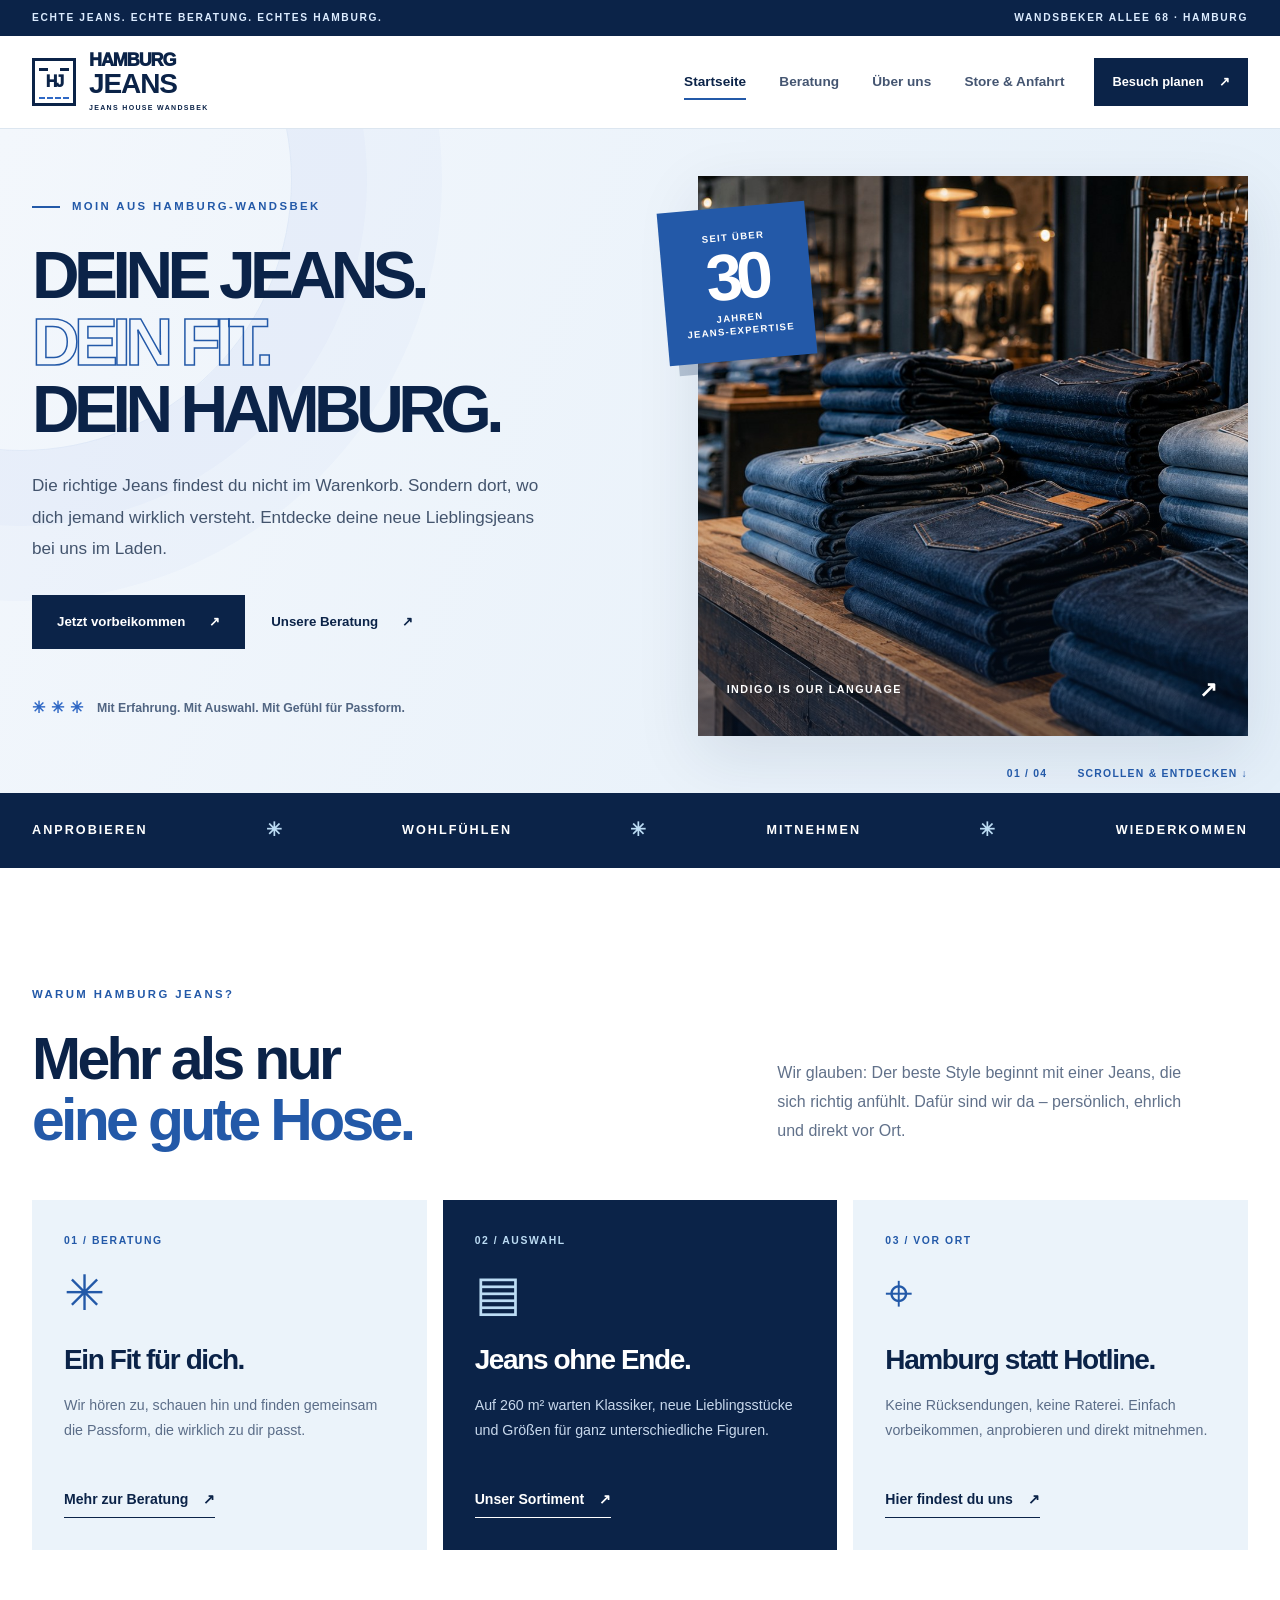
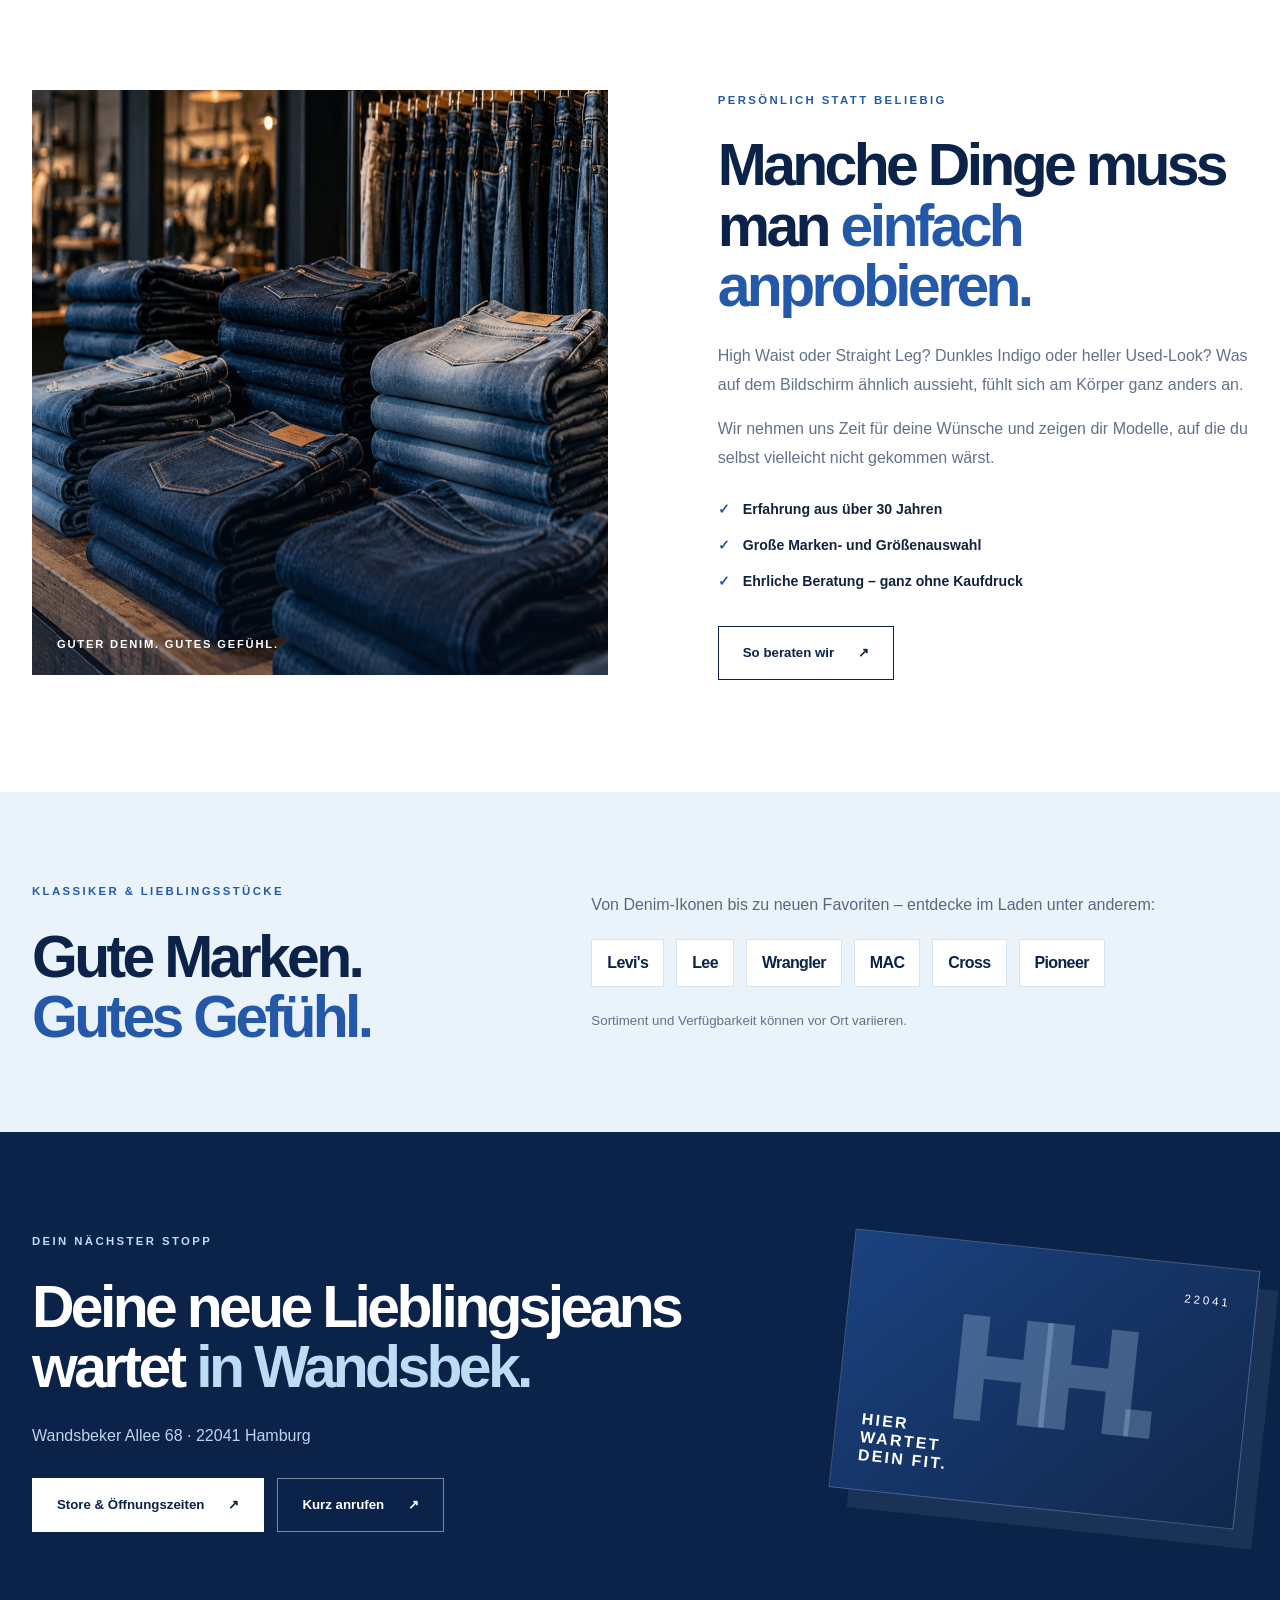
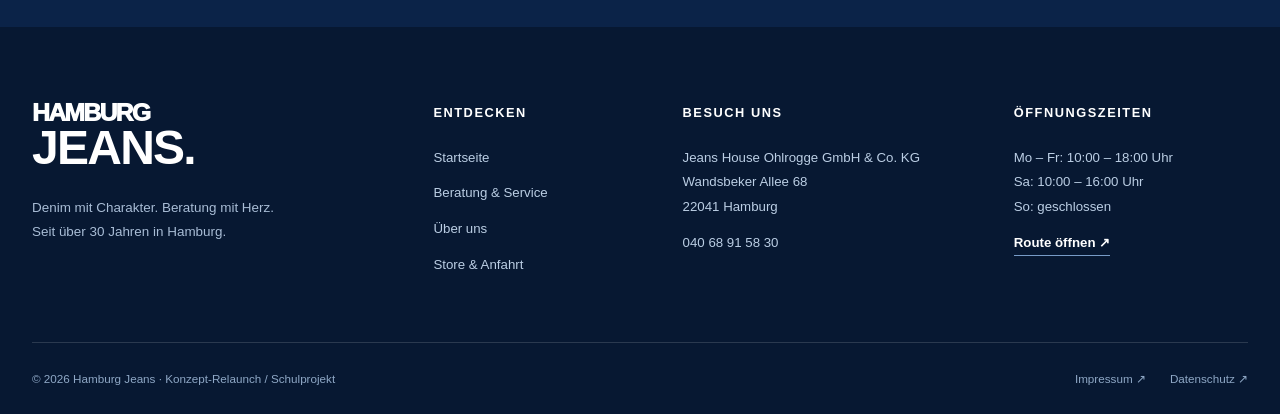
<file: index.html>
<!DOCTYPE html>
<html lang="de">
<head>
  <meta charset="UTF-8">
  <meta name="viewport" content="width=device-width, initial-scale=1.0">
  <meta name="theme-color" content="#0b2348">
  <meta name="description" content="Jeans, die sitzen. Persönliche Beratung, 260 m² Auswahl und über 30 Jahre Erfahrung bei Hamburg Jeans in Wandsbek. Jetzt vorbeikommen!">
  <title>Die Jeans, die zu dir passt | Hamburg Jeans</title>
  <link rel="stylesheet" href="style.css">
</head>
<body>
  <a class="skip-link" href="#inhalt">Zum Inhalt springen</a>
  <div class="announcement"><div class="container announcement-inner"><span>ECHTE JEANS. ECHTE BERATUNG. ECHTES HAMBURG.</span><span>Wandsbeker Allee 68 · Hamburg</span></div></div>
  <header class="site-header">
    <div class="container header-inner">
      <a class="logo" href="index.html" aria-label="Hamburg Jeans – zur Startseite"><span class="logo-symbol" aria-hidden="true">HJ<span class="logo-stitch"></span></span><span class="logo-words">HAMBURG <strong>JEANS</strong><small>JEANS HOUSE WANDSBEK</small></span></a>
      <nav class="desktop-nav" aria-label="Hauptnavigation">
            <a href="index.html" class="active" aria-current="page">Startseite</a>
            <a href="beratung.html">Beratung</a>
            <a href="ueber-uns.html">Über uns</a>
            <a href="store.html">Store & Anfahrt</a>
      </nav>
      <a class="header-cta" href="store.html">Besuch planen <span aria-hidden="true">↗</span></a>
      <details class="mobile-menu"><summary aria-label="Navigation öffnen">Menü <span aria-hidden="true">☰</span></summary>
        <nav aria-label="Mobile Navigation">
                <a href="index.html" aria-current="page">Startseite</a>
                <a href="beratung.html">Beratung</a>
                <a href="ueber-uns.html">Über uns</a>
                <a href="store.html">Store & Anfahrt</a>
          <a class="mobile-call" href="store.html">Jetzt vorbeikommen ↗</a>
        </nav>
      </details>
    </div>
  </header>
  <main id="inhalt">
    <section class="hero home-hero" aria-labelledby="home-title">
      <div class="container hero-grid">
        <div class="hero-content">
          <span class="eyebrow"><span class="eyebrow-line"></span> MOIN AUS HAMBURG-WANDSBEK</span>
          <h1 id="home-title">DEINE JEANS.<br><span class="text-outline">DEIN FIT.</span><br>DEIN HAMBURG.</h1>
          <p class="hero-intro">Die richtige Jeans findest du nicht im Warenkorb. Sondern dort, wo dich jemand wirklich versteht. Entdecke deine neue Lieblingsjeans bei uns im Laden.</p>
          <div class="button-group"><a class="button button-primary" href="store.html">Jetzt vorbeikommen <span aria-hidden="true">↗</span></a><a class="button button-text" href="beratung.html">Unsere Beratung <span aria-hidden="true">↗</span></a></div>
          <div class="hero-proof"><span class="proof-stars" aria-hidden="true">✳ ✳ ✳</span><span>Mit Erfahrung. Mit Auswahl. Mit Gefühl für Passform.</span></div>
        </div>
        <div class="hero-visual"><img src="assets/denim-store.jpg" alt="Konzeptbild: Jeans in verschiedenen Waschungen in einem gemütlichen Denim-Geschäft" fetchpriority="high"><div class="hero-badge"><span>SEIT ÜBER</span><strong>30</strong><span>JAHREN<br>JEANS-EXPERTISE</span></div><span class="photo-tag">INDIGO IS OUR LANGUAGE <span aria-hidden="true">↗</span></span></div>
      </div>
      <div class="hero-index"><span>01 / 04</span><span>SCROLLEN & ENTDECKEN ↓</span></div>
    </section>
    <div class="ticker" aria-label="Unsere Stärken"><div class="container ticker-inner"><span>ANPROBIEREN</span><span aria-hidden="true">✳</span><span>WOHLFÜHLEN</span><span aria-hidden="true">✳</span><span>MITNEHMEN</span><span aria-hidden="true">✳</span><span>WIEDERKOMMEN</span></div></div>
    <section class="section" aria-labelledby="vorteile-title"><div class="container">
      <div class="section-heading"><div><span class="eyebrow">WARUM HAMBURG JEANS?</span><h2 id="vorteile-title">Mehr als nur<br><em>eine gute Hose.</em></h2></div><p>Wir glauben: Der beste Style beginnt mit einer Jeans, die sich richtig anfühlt. Dafür sind wir da – persönlich, ehrlich und direkt vor Ort.</p></div>
      <div class="feature-grid">
        <article class="feature-card"><span class="feature-num">01 / BERATUNG</span><div class="feature-icon" aria-hidden="true">✳</div><h3>Ein Fit für dich.</h3><p>Wir hören zu, schauen hin und finden gemeinsam die Passform, die wirklich zu dir passt.</p><a class="text-link" href="beratung.html">Mehr zur Beratung <span aria-hidden="true">↗</span></a></article>
        <article class="feature-card feature-card-blue"><span class="feature-num">02 / AUSWAHL</span><div class="feature-icon" aria-hidden="true">▤</div><h3>Jeans ohne Ende.</h3><p>Auf 260 m² warten Klassiker, neue Lieblingsstücke und Größen für ganz unterschiedliche Figuren.</p><a class="text-link" href="ueber-uns.html">Unser Sortiment <span aria-hidden="true">↗</span></a></article>
        <article class="feature-card"><span class="feature-num">03 / VOR ORT</span><div class="feature-icon" aria-hidden="true">⌖</div><h3>Hamburg statt Hotline.</h3><p>Keine Rücksendungen, keine Raterei. Einfach vorbeikommen, anprobieren und direkt mitnehmen.</p><a class="text-link" href="store.html">Hier findest du uns <span aria-hidden="true">↗</span></a></article>
      </div>
    </div></section>
    <section class="section section-story" aria-labelledby="story-title"><div class="container story-grid">
      <div class="story-image"><img src="assets/denim-detail.jpg" alt="Nahaufnahme verschiedener Denim-Jeans im Geschäft" loading="lazy"><span class="image-vertical">GUTER DENIM. GUTES GEFÜHL.</span></div>
      <div class="story-copy"><span class="eyebrow">PERSÖNLICH STATT BELIEBIG</span><h2 id="story-title">Manche Dinge muss man <em>einfach anprobieren.</em></h2><p>High Waist oder Straight Leg? Dunkles Indigo oder heller Used-Look? Was auf dem Bildschirm ähnlich aussieht, fühlt sich am Körper ganz anders an.</p><p>Wir nehmen uns Zeit für deine Wünsche und zeigen dir Modelle, auf die du selbst vielleicht nicht gekommen wärst.</p><ul class="check-list"><li>Erfahrung aus über 30 Jahren</li><li>Große Marken- und Größenauswahl</li><li>Ehrliche Beratung – ganz ohne Kaufdruck</li></ul><a class="button button-outline" href="beratung.html">So beraten wir <span aria-hidden="true">↗</span></a></div>
    </div></section>
    <section class="brand-section" aria-labelledby="marken-title"><div class="container brand-inner"><div><span class="eyebrow">KLASSIKER & LIEBLINGSSTÜCKE</span><h2 id="marken-title">Gute Marken.<br><em>Gutes Gefühl.</em></h2></div><div><p>Von Denim-Ikonen bis zu neuen Favoriten – entdecke im Laden unter anderem:</p><div class="brand-list"><span>Levi's</span><span>Lee</span><span>Wrangler</span><span>MAC</span><span>Cross</span><span>Pioneer</span></div><small>Sortiment und Verfügbarkeit können vor Ort variieren.</small></div></div></section>
    <section class="visit-section" aria-labelledby="visit-title"><div class="container visit-grid"><div><span class="eyebrow eyebrow-light">DEIN NÄCHSTER STOPP</span><h2 id="visit-title">Deine neue Lieblingsjeans wartet <em>in Wandsbek.</em></h2><p>Wandsbeker Allee 68 · 22041 Hamburg</p><div class="button-group"><a class="button button-light" href="store.html">Store & Öffnungszeiten <span aria-hidden="true">↗</span></a><a class="button button-ghost" href="tel:+494068915830">Kurz anrufen <span aria-hidden="true">↗</span></a></div></div><div class="visit-art" aria-hidden="true"><span>HH.</span><span>22041</span><span>HIER<br>WARTET<br>DEIN FIT.</span></div></div></section>
  </main>
  <footer class="site-footer">
    <div class="container footer-top">
      <div class="footer-brand">
        <a class="footer-logo" href="index.html">HAMBURG<br><strong>JEANS.</strong></a>
        <p>Denim mit Charakter. Beratung mit Herz.<br>Seit über 30 Jahren in Hamburg.</p>
      </div>
      <div class="footer-column"><h2>Entdecken</h2>
        <a href="index.html">Startseite</a><a href="beratung.html">Beratung & Service</a><a href="ueber-uns.html">Über uns</a><a href="store.html">Store & Anfahrt</a>
      </div>
      <div class="footer-column"><h2>Besuch uns</h2>
        <address>Jeans House Ohlrogge GmbH & Co. KG<br>Wandsbeker Allee 68<br>22041 Hamburg</address>
        <a href="tel:+494068915830">040 68 91 58 30</a>
      </div>
      <div class="footer-column"><h2>Öffnungszeiten</h2>
        <p>Mo – Fr: 10:00 – 18:00 Uhr<br>Sa: 10:00 – 16:00 Uhr<br>So: geschlossen</p>
        <a class="footer-route" href="https://www.google.com/maps/search/?api=1&amp;query=Wandsbeker+Allee+68%2C+22041+Hamburg" target="_blank" rel="noopener noreferrer">Route öffnen ↗</a>
      </div>
    </div>
    <div class="container footer-bottom"><span>© 2026 Hamburg Jeans · Konzept-Relaunch / Schulprojekt</span><div><a href="https://www.hamburg-jeans.de/impressum/" target="_blank" rel="noopener noreferrer">Impressum ↗</a><a href="https://www.hamburg-jeans.de/datenschutz/" target="_blank" rel="noopener noreferrer">Datenschutz ↗</a></div></div>
  </footer>
</body>
</html>
</file>
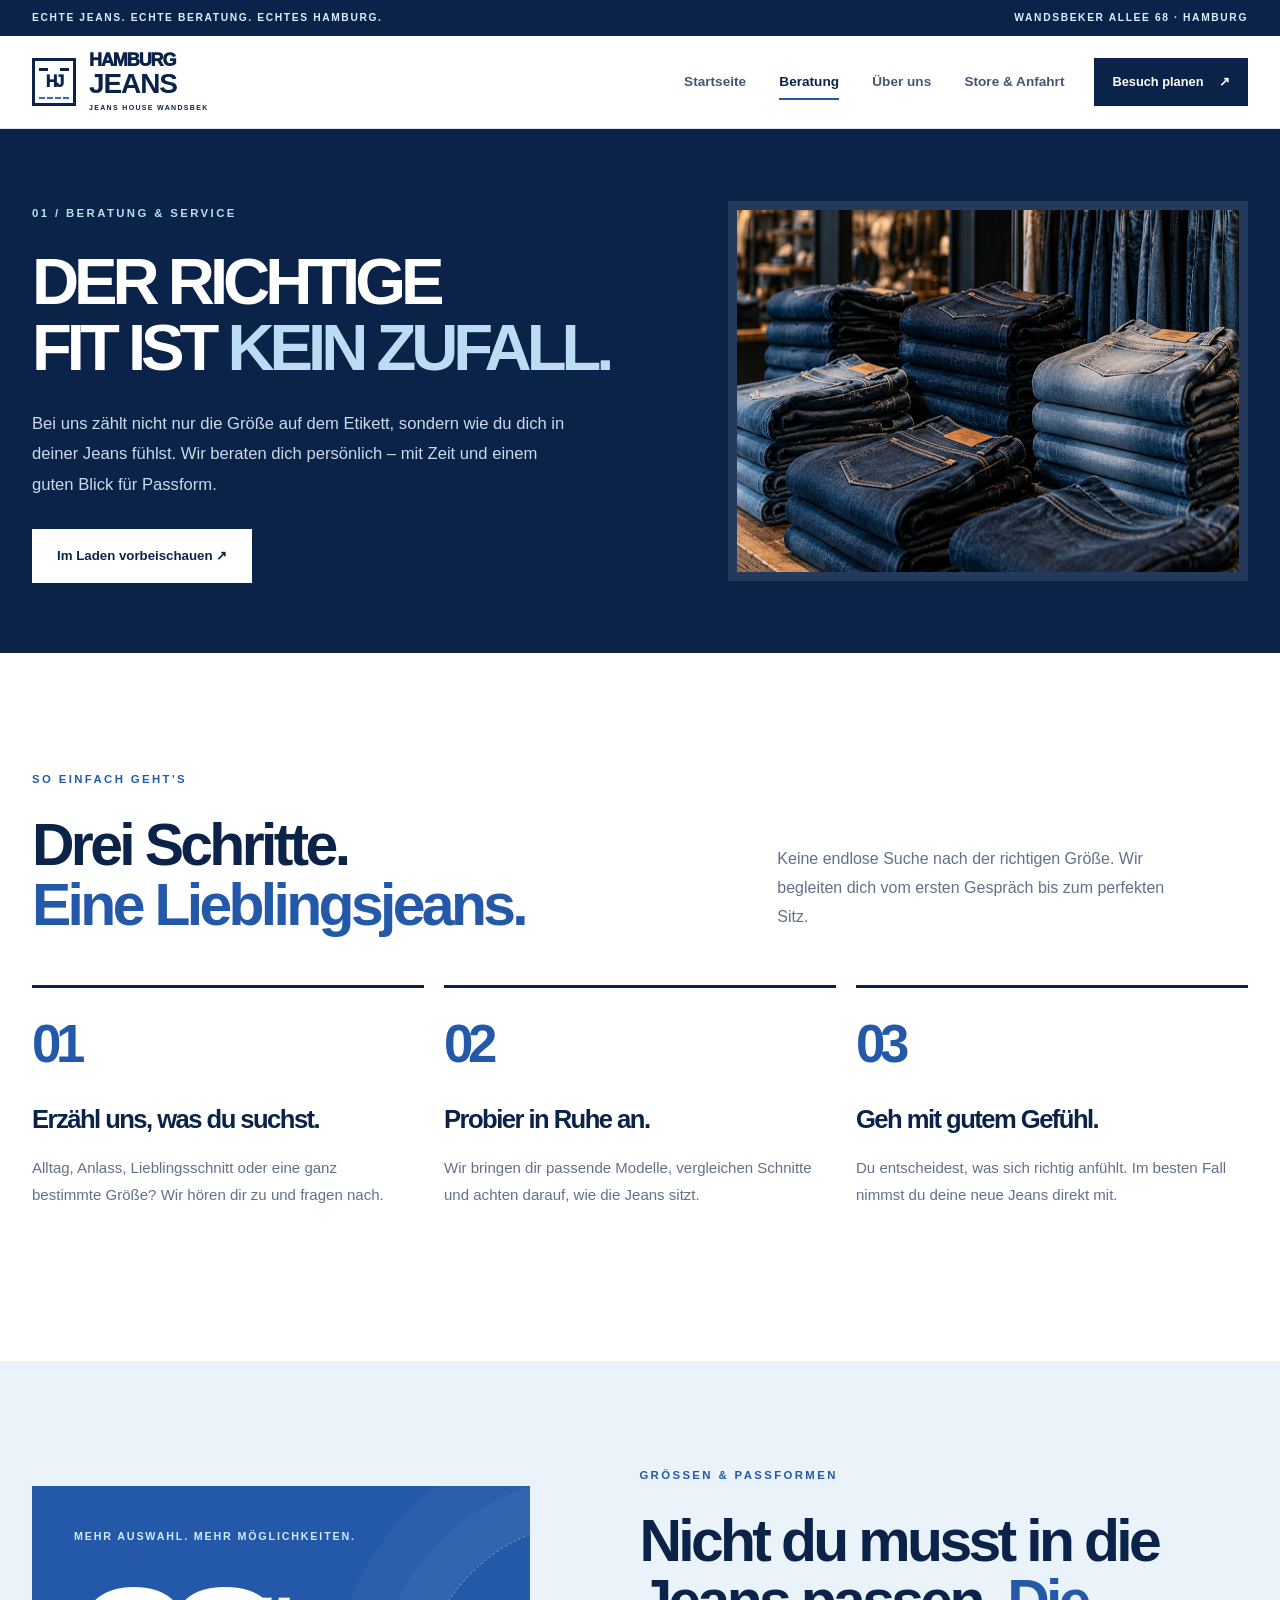
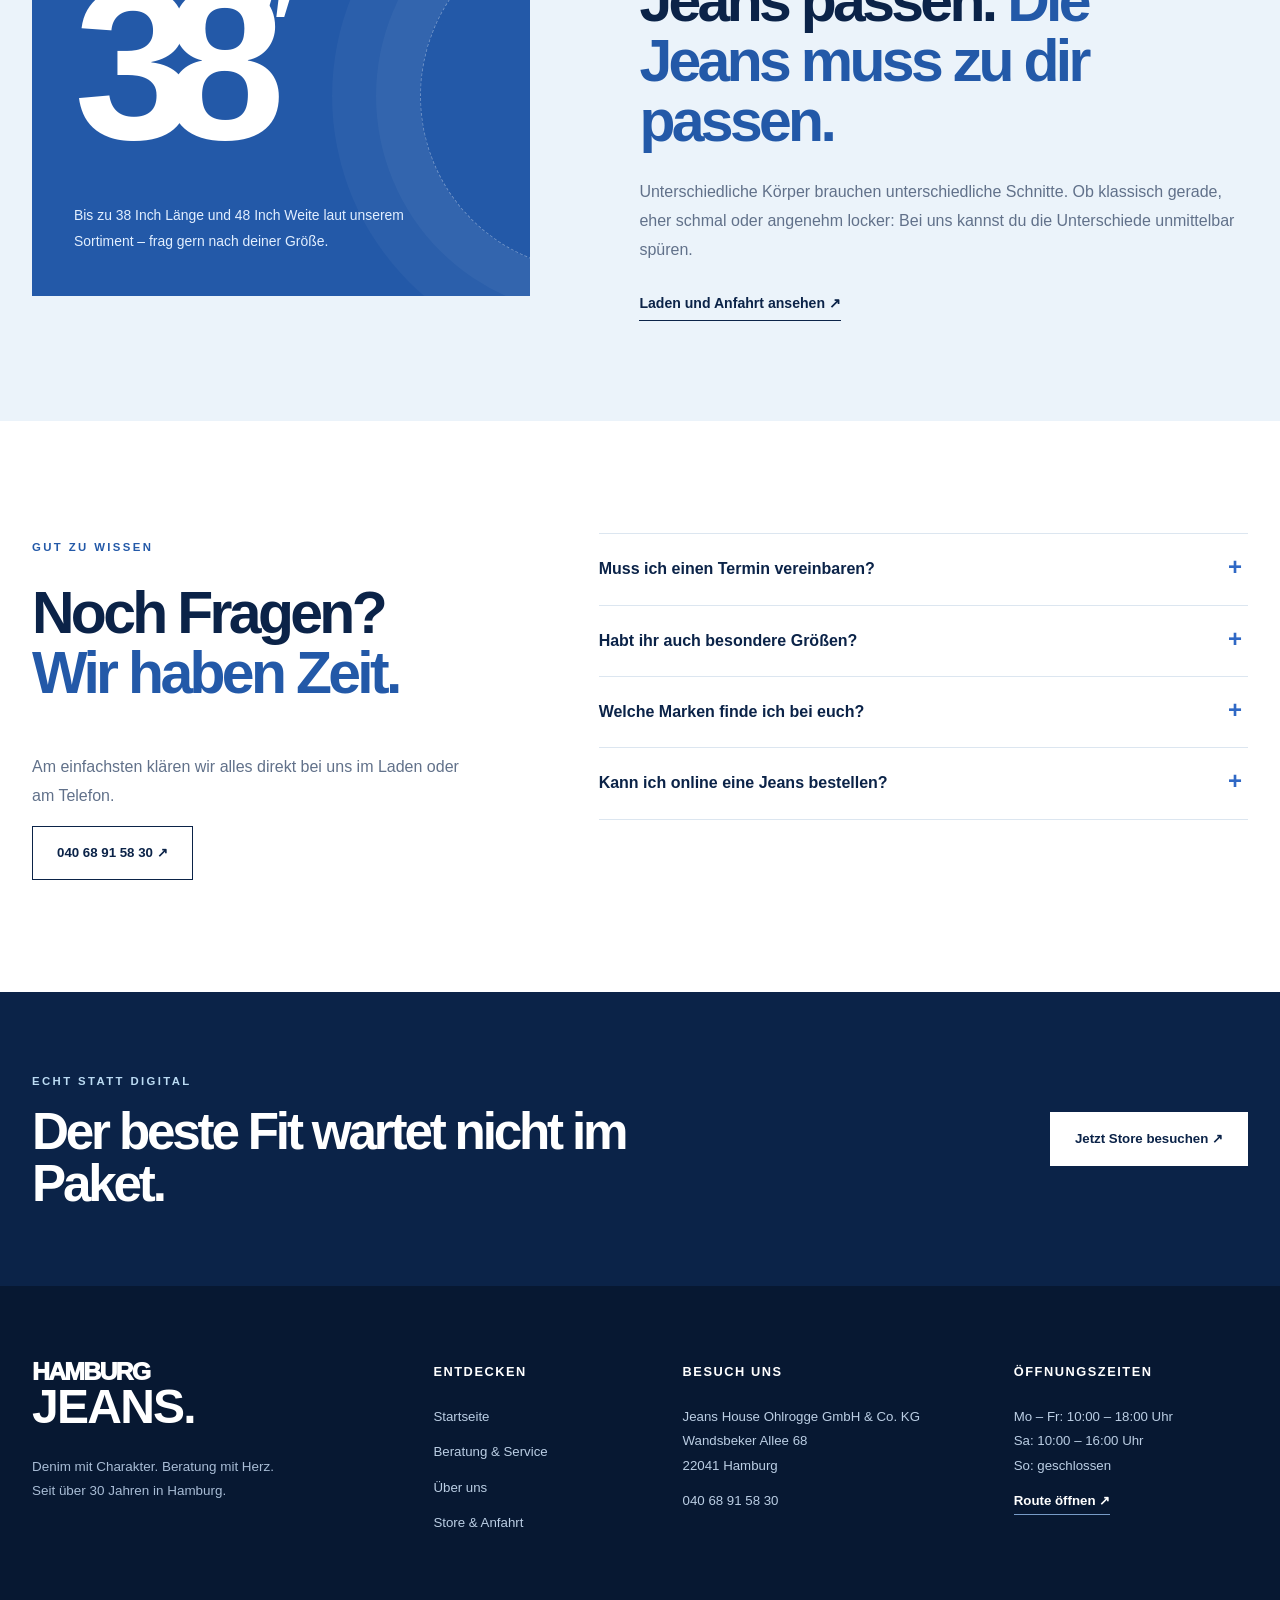
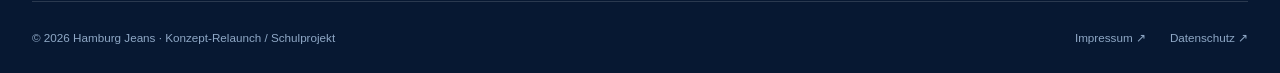
<file: beratung.html>
<!DOCTYPE html>
<html lang="de">
<head>
  <meta charset="UTF-8">
  <meta name="viewport" content="width=device-width, initial-scale=1.0">
  <meta name="theme-color" content="#0b2348">
  <meta name="description" content="Persönliche Jeans-Beratung in Hamburg-Wandsbek: Passform finden, Marken vergleichen und verschiedene Größen direkt vor Ort anprobieren.">
  <title>Beratung &amp; Service | Hamburg Jeans</title>
  <link rel="stylesheet" href="style.css">
</head>
<body>
  <a class="skip-link" href="#inhalt">Zum Inhalt springen</a>
  <div class="announcement"><div class="container announcement-inner"><span>ECHTE JEANS. ECHTE BERATUNG. ECHTES HAMBURG.</span><span>Wandsbeker Allee 68 · Hamburg</span></div></div>
  <header class="site-header">
    <div class="container header-inner">
      <a class="logo" href="index.html" aria-label="Hamburg Jeans – zur Startseite"><span class="logo-symbol" aria-hidden="true">HJ<span class="logo-stitch"></span></span><span class="logo-words">HAMBURG <strong>JEANS</strong><small>JEANS HOUSE WANDSBEK</small></span></a>
      <nav class="desktop-nav" aria-label="Hauptnavigation">
            <a href="index.html">Startseite</a>
            <a href="beratung.html" class="active" aria-current="page">Beratung</a>
            <a href="ueber-uns.html">Über uns</a>
            <a href="store.html">Store & Anfahrt</a>
      </nav>
      <a class="header-cta" href="store.html">Besuch planen <span aria-hidden="true">↗</span></a>
      <details class="mobile-menu"><summary aria-label="Navigation öffnen">Menü <span aria-hidden="true">☰</span></summary>
        <nav aria-label="Mobile Navigation">
                <a href="index.html">Startseite</a>
                <a href="beratung.html" aria-current="page">Beratung</a>
                <a href="ueber-uns.html">Über uns</a>
                <a href="store.html">Store & Anfahrt</a>
          <a class="mobile-call" href="store.html">Jetzt vorbeikommen ↗</a>
        </nav>
      </details>
    </div>
  </header>
  <main id="inhalt">
    <section class="subhero" aria-labelledby="beratung-title"><div class="container subhero-inner"><div><span class="eyebrow eyebrow-light">01 / BERATUNG & SERVICE</span><h1 id="beratung-title">DER RICHTIGE<br>FIT IST <span class="text-lightblue">KEIN ZUFALL.</span></h1><p>Bei uns zählt nicht nur die Größe auf dem Etikett, sondern wie du dich in deiner Jeans fühlst. Wir beraten dich persönlich – mit Zeit und einem guten Blick für Passform.</p><a class="button button-light" href="store.html">Im Laden vorbeischauen ↗</a></div><div class="subhero-photo"><img src="assets/denim-detail.jpg" alt="Blaue Jeans in unterschiedlichen Denim-Waschungen" loading="eager"></div></div></section>
    <section class="section" aria-labelledby="ablauf-title"><div class="container"><div class="section-heading"><div><span class="eyebrow">SO EINFACH GEHT'S</span><h2 id="ablauf-title">Drei Schritte.<br><em>Eine Lieblingsjeans.</em></h2></div><p>Keine endlose Suche nach der richtigen Größe. Wir begleiten dich vom ersten Gespräch bis zum perfekten Sitz.</p></div>
      <div class="steps-grid"><article class="step"><span>01</span><h3>Erzähl uns, was du suchst.</h3><p>Alltag, Anlass, Lieblingsschnitt oder eine ganz bestimmte Größe? Wir hören dir zu und fragen nach.</p></article><article class="step"><span>02</span><h3>Probier in Ruhe an.</h3><p>Wir bringen dir passende Modelle, vergleichen Schnitte und achten darauf, wie die Jeans sitzt.</p></article><article class="step"><span>03</span><h3>Geh mit gutem Gefühl.</h3><p>Du entscheidest, was sich richtig anfühlt. Im besten Fall nimmst du deine neue Jeans direkt mit.</p></article></div></div></section>
    <section class="soft-section" aria-labelledby="passform-title"><div class="container split-panel"><div class="sizes-panel"><div class="overline">MEHR AUSWAHL. MEHR MÖGLICHKEITEN.</div><strong>38<span>″</span></strong><p>Bis zu 38 Inch Länge und 48 Inch Weite laut unserem Sortiment – frag gern nach deiner Größe.</p><div class="ruler" aria-hidden="true"></div></div><div class="split-copy"><span class="eyebrow">GRÖSSEN & PASSFORMEN</span><h2 id="passform-title">Nicht du musst in die Jeans passen. <em>Die Jeans muss zu dir passen.</em></h2><p>Unterschiedliche Körper brauchen unterschiedliche Schnitte. Ob klassisch gerade, eher schmal oder angenehm locker: Bei uns kannst du die Unterschiede unmittelbar spüren.</p><a class="text-link" href="store.html">Laden und Anfahrt ansehen ↗</a></div></div></section>
    <section class="section" aria-labelledby="faq-title"><div class="container faq-grid"><div><span class="eyebrow">GUT ZU WISSEN</span><h2 id="faq-title">Noch Fragen?<br><em>Wir haben Zeit.</em></h2><p>Am einfachsten klären wir alles direkt bei uns im Laden oder am Telefon.</p><a class="button button-outline" href="tel:+494068915830">040 68 91 58 30 ↗</a></div><div class="faq-list"><details><summary>Muss ich einen Termin vereinbaren?<span aria-hidden="true">+</span></summary><p>Du kannst gern einfach während der Öffnungszeiten vorbeikommen. Bei Fragen zum besten Besuchszeitpunkt ruf uns vorher kurz an.</p></details><details><summary>Habt ihr auch besondere Größen?<span aria-hidden="true">+</span></summary><p>Wir führen auch große Weiten und Überlängen. Einzelne Größen oder Modelle sind nicht immer verfügbar – frag uns gerne telefonisch.</p></details><details><summary>Welche Marken finde ich bei euch?<span aria-hidden="true">+</span></summary><p>Unter anderem Levi's, Lee, Wrangler, MAC, Cross und Pioneer. Unser Sortiment kann sich ändern; vor Ort beraten wir dich zur aktuellen Auswahl.</p></details><details><summary>Kann ich online eine Jeans bestellen?<span aria-hidden="true">+</span></summary><p>Nein. Unsere Website stellt den Store und unsere Beratung vor. Jeans finden, anprobieren und kaufen kannst du bei uns vor Ort.</p></details></div></div></section>
    <section class="cta-band"><div class="container cta-band-inner"><div><span class="eyebrow eyebrow-light">ECHT STATT DIGITAL</span><h2>Der beste Fit wartet nicht im Paket.</h2></div><a class="button button-light" href="store.html">Jetzt Store besuchen ↗</a></div></section>
  </main>
  <footer class="site-footer">
    <div class="container footer-top">
      <div class="footer-brand">
        <a class="footer-logo" href="index.html">HAMBURG<br><strong>JEANS.</strong></a>
        <p>Denim mit Charakter. Beratung mit Herz.<br>Seit über 30 Jahren in Hamburg.</p>
      </div>
      <div class="footer-column"><h2>Entdecken</h2>
        <a href="index.html">Startseite</a><a href="beratung.html">Beratung & Service</a><a href="ueber-uns.html">Über uns</a><a href="store.html">Store & Anfahrt</a>
      </div>
      <div class="footer-column"><h2>Besuch uns</h2>
        <address>Jeans House Ohlrogge GmbH & Co. KG<br>Wandsbeker Allee 68<br>22041 Hamburg</address>
        <a href="tel:+494068915830">040 68 91 58 30</a>
      </div>
      <div class="footer-column"><h2>Öffnungszeiten</h2>
        <p>Mo – Fr: 10:00 – 18:00 Uhr<br>Sa: 10:00 – 16:00 Uhr<br>So: geschlossen</p>
        <a class="footer-route" href="https://www.google.com/maps/search/?api=1&amp;query=Wandsbeker+Allee+68%2C+22041+Hamburg" target="_blank" rel="noopener noreferrer">Route öffnen ↗</a>
      </div>
    </div>
    <div class="container footer-bottom"><span>© 2026 Hamburg Jeans · Konzept-Relaunch / Schulprojekt</span><div><a href="https://www.hamburg-jeans.de/impressum/" target="_blank" rel="noopener noreferrer">Impressum ↗</a><a href="https://www.hamburg-jeans.de/datenschutz/" target="_blank" rel="noopener noreferrer">Datenschutz ↗</a></div></div>
  </footer>
</body>
</html>
</file>
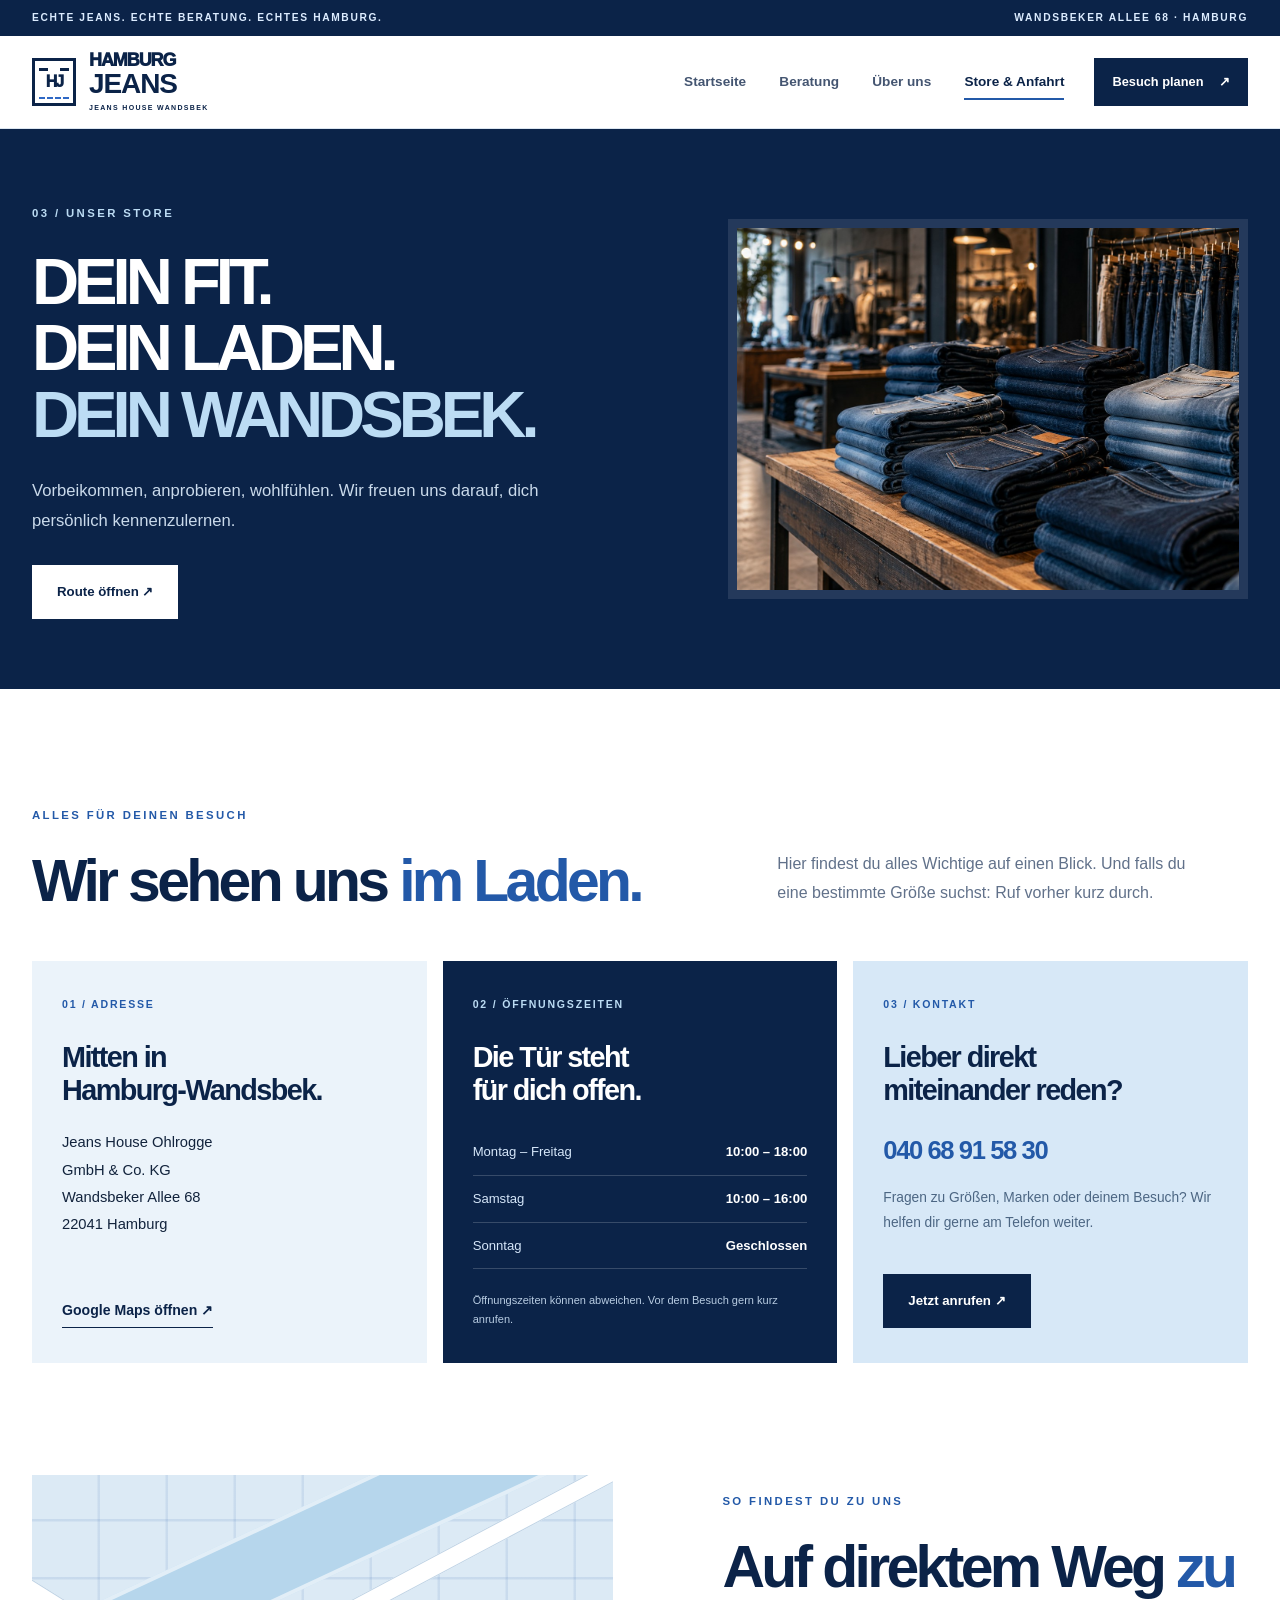
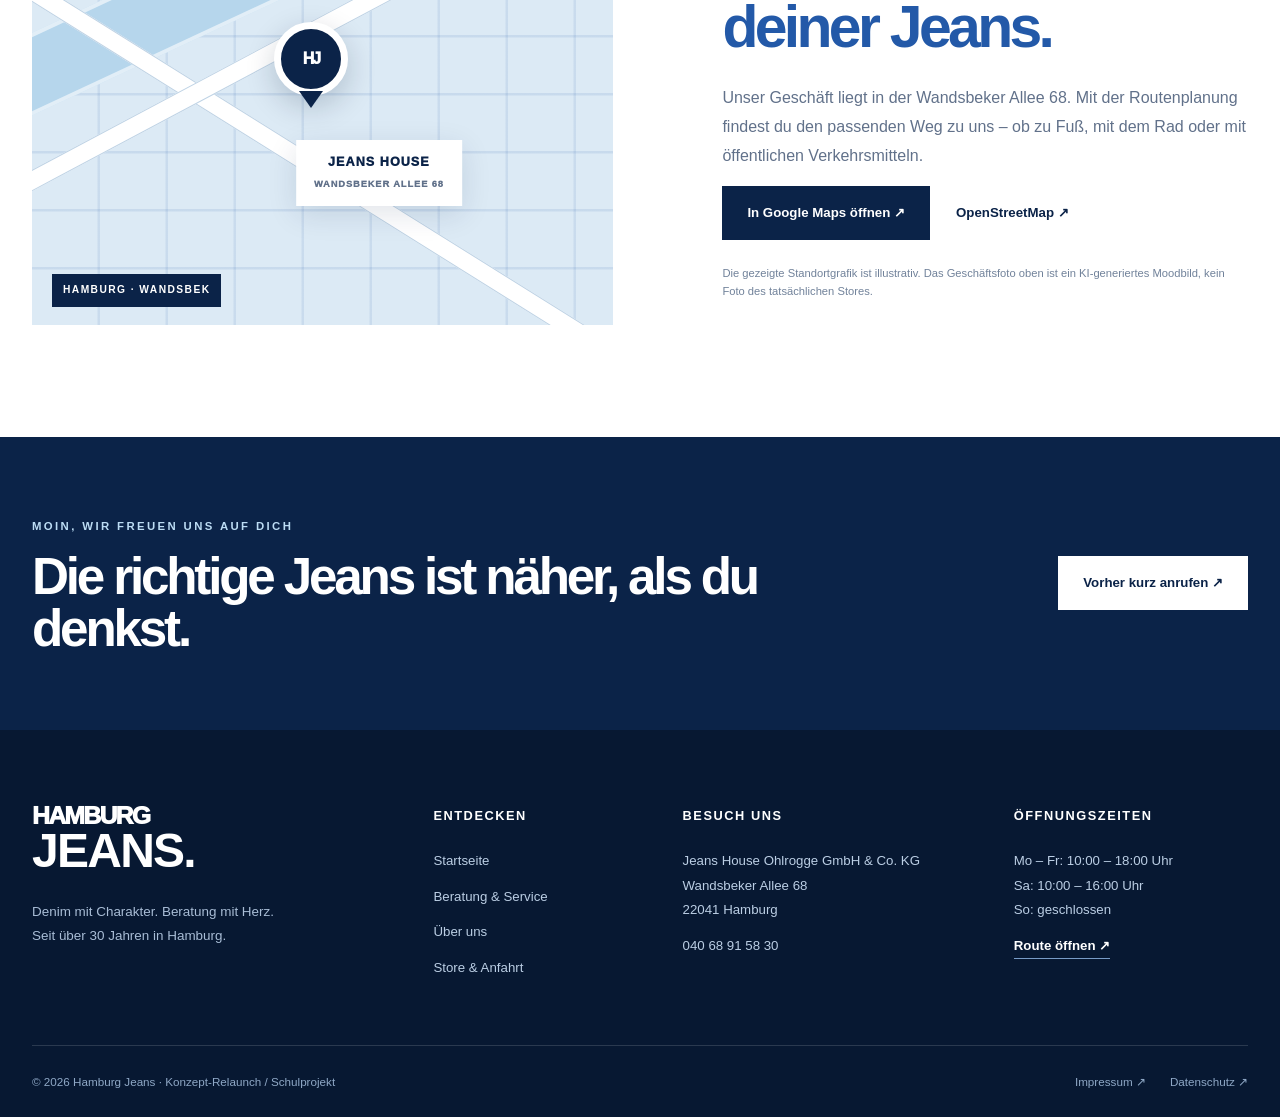
<file: store.html>
<!DOCTYPE html>
<html lang="de">
<head>
  <meta charset="UTF-8">
  <meta name="viewport" content="width=device-width, initial-scale=1.0">
  <meta name="theme-color" content="#0b2348">
  <meta name="description" content="Besuche Hamburg Jeans: Wandsbeker Allee 68, 22041 Hamburg. Öffnungszeiten, Wegbeschreibung und Telefonnummer auf einen Blick.">
  <title>Store &amp; Anfahrt | Hamburg Jeans</title>
  <link rel="stylesheet" href="style.css">
</head>
<body>
  <a class="skip-link" href="#inhalt">Zum Inhalt springen</a>
  <div class="announcement"><div class="container announcement-inner"><span>ECHTE JEANS. ECHTE BERATUNG. ECHTES HAMBURG.</span><span>Wandsbeker Allee 68 · Hamburg</span></div></div>
  <header class="site-header">
    <div class="container header-inner">
      <a class="logo" href="index.html" aria-label="Hamburg Jeans – zur Startseite"><span class="logo-symbol" aria-hidden="true">HJ<span class="logo-stitch"></span></span><span class="logo-words">HAMBURG <strong>JEANS</strong><small>JEANS HOUSE WANDSBEK</small></span></a>
      <nav class="desktop-nav" aria-label="Hauptnavigation">
            <a href="index.html">Startseite</a>
            <a href="beratung.html">Beratung</a>
            <a href="ueber-uns.html">Über uns</a>
            <a href="store.html" class="active" aria-current="page">Store & Anfahrt</a>
      </nav>
      <a class="header-cta" href="store.html">Besuch planen <span aria-hidden="true">↗</span></a>
      <details class="mobile-menu"><summary aria-label="Navigation öffnen">Menü <span aria-hidden="true">☰</span></summary>
        <nav aria-label="Mobile Navigation">
                <a href="index.html">Startseite</a>
                <a href="beratung.html">Beratung</a>
                <a href="ueber-uns.html">Über uns</a>
                <a href="store.html" aria-current="page">Store & Anfahrt</a>
          <a class="mobile-call" href="store.html">Jetzt vorbeikommen ↗</a>
        </nav>
      </details>
    </div>
  </header>
  <main id="inhalt">
    <section class="subhero store-hero" aria-labelledby="store-title"><div class="container subhero-inner"><div><span class="eyebrow eyebrow-light">03 / UNSER STORE</span><h1 id="store-title">DEIN FIT.<br>DEIN LADEN.<br><span class="text-lightblue">DEIN WANDSBEK.</span></h1><p>Vorbeikommen, anprobieren, wohlfühlen. Wir freuen uns darauf, dich persönlich kennenzulernen.</p><a class="button button-light" href="https://www.google.com/maps/search/?api=1&amp;query=Wandsbeker+Allee+68%2C+22041+Hamburg" target="_blank" rel="noopener noreferrer">Route öffnen ↗</a></div><div class="subhero-photo"><img src="assets/denim-store.jpg" alt="Symbolisches Moodbild eines Jeans-Geschäfts – nicht der tatsächliche Hamburger Store" loading="eager"></div></div></section>
    <section class="section" aria-labelledby="besuch-title"><div class="container"><div class="section-heading"><div><span class="eyebrow">ALLES FÜR DEINEN BESUCH</span><h2 id="besuch-title">Wir sehen uns <em>im Laden.</em></h2></div><p>Hier findest du alles Wichtige auf einen Blick. Und falls du eine bestimmte Größe suchst: Ruf vorher kurz durch.</p></div>
      <div class="store-card-grid"><article class="store-info-card"><span class="card-label">01 / ADRESSE</span><h3>Mitten in<br>Hamburg-Wandsbek.</h3><address>Jeans House Ohlrogge<br>GmbH & Co. KG<br>Wandsbeker Allee 68<br>22041 Hamburg</address><a class="text-link" href="https://www.google.com/maps/search/?api=1&amp;query=Wandsbeker+Allee+68%2C+22041+Hamburg" target="_blank" rel="noopener noreferrer">Google Maps öffnen ↗</a></article>
      <article class="store-info-card store-hours"><span class="card-label">02 / ÖFFNUNGSZEITEN</span><h3>Die Tür steht<br>für dich offen.</h3><dl><div><dt>Montag – Freitag</dt><dd>10:00 – 18:00</dd></div><div><dt>Samstag</dt><dd>10:00 – 16:00</dd></div><div><dt>Sonntag</dt><dd>Geschlossen</dd></div></dl><small>Öffnungszeiten können abweichen. Vor dem Besuch gern kurz anrufen.</small></article>
      <article class="store-info-card store-contact"><span class="card-label">03 / KONTAKT</span><h3>Lieber direkt<br>miteinander reden?</h3><a class="store-phone" href="tel:+494068915830">040 68 91 58 30</a><p>Fragen zu Größen, Marken oder deinem Besuch? Wir helfen dir gerne am Telefon weiter.</p><a class="button button-primary" href="tel:+494068915830">Jetzt anrufen ↗</a></article></div></div></section>
    <section class="section location-section" aria-labelledby="anreise-title"><div class="container location-grid"><div class="location-art" role="img" aria-label="Grafische Darstellung des Standorts Hamburg-Wandsbek mit markiertem Jeans House"><span class="map-grid" aria-hidden="true"></span><span class="map-river" aria-hidden="true"></span><span class="map-street map-street-one" aria-hidden="true"></span><span class="map-street map-street-two" aria-hidden="true"></span><span class="map-pin">HJ</span><span class="map-label">JEANS HOUSE<br><small>WANDSBEKER ALLEE 68</small></span><span class="map-caption">HAMBURG · WANDSBEK</span></div><div class="location-copy"><span class="eyebrow">SO FINDEST DU ZU UNS</span><h2 id="anreise-title">Auf direktem Weg <em>zu deiner Jeans.</em></h2><p>Unser Geschäft liegt in der Wandsbeker Allee 68. Mit der Routenplanung findest du den passenden Weg zu uns – ob zu Fuß, mit dem Rad oder mit öffentlichen Verkehrsmitteln.</p><div class="button-group"><a class="button button-primary" href="https://www.google.com/maps/search/?api=1&amp;query=Wandsbeker+Allee+68%2C+22041+Hamburg" target="_blank" rel="noopener noreferrer">In Google Maps öffnen ↗</a><a class="button button-text" href="https://www.openstreetmap.org/search?query=Wandsbeker%20Allee%2068%2C%2022041%20Hamburg" target="_blank" rel="noopener noreferrer">OpenStreetMap ↗</a></div><p class="image-note">Die gezeigte Standortgrafik ist illustrativ. Das Geschäftsfoto oben ist ein KI-generiertes Moodbild, kein Foto des tatsächlichen Stores.</p></div></div></section>
    <section class="cta-band"><div class="container cta-band-inner"><div><span class="eyebrow eyebrow-light">MOIN, WIR FREUEN UNS AUF DICH</span><h2>Die richtige Jeans ist näher, als du denkst.</h2></div><a class="button button-light" href="tel:+494068915830">Vorher kurz anrufen ↗</a></div></section>
  </main>
  <footer class="site-footer">
    <div class="container footer-top">
      <div class="footer-brand">
        <a class="footer-logo" href="index.html">HAMBURG<br><strong>JEANS.</strong></a>
        <p>Denim mit Charakter. Beratung mit Herz.<br>Seit über 30 Jahren in Hamburg.</p>
      </div>
      <div class="footer-column"><h2>Entdecken</h2>
        <a href="index.html">Startseite</a><a href="beratung.html">Beratung & Service</a><a href="ueber-uns.html">Über uns</a><a href="store.html">Store & Anfahrt</a>
      </div>
      <div class="footer-column"><h2>Besuch uns</h2>
        <address>Jeans House Ohlrogge GmbH & Co. KG<br>Wandsbeker Allee 68<br>22041 Hamburg</address>
        <a href="tel:+494068915830">040 68 91 58 30</a>
      </div>
      <div class="footer-column"><h2>Öffnungszeiten</h2>
        <p>Mo – Fr: 10:00 – 18:00 Uhr<br>Sa: 10:00 – 16:00 Uhr<br>So: geschlossen</p>
        <a class="footer-route" href="https://www.google.com/maps/search/?api=1&amp;query=Wandsbeker+Allee+68%2C+22041+Hamburg" target="_blank" rel="noopener noreferrer">Route öffnen ↗</a>
      </div>
    </div>
    <div class="container footer-bottom"><span>© 2026 Hamburg Jeans · Konzept-Relaunch / Schulprojekt</span><div><a href="https://www.hamburg-jeans.de/impressum/" target="_blank" rel="noopener noreferrer">Impressum ↗</a><a href="https://www.hamburg-jeans.de/datenschutz/" target="_blank" rel="noopener noreferrer">Datenschutz ↗</a></div></div>
  </footer>
</body>
</html>
</file>
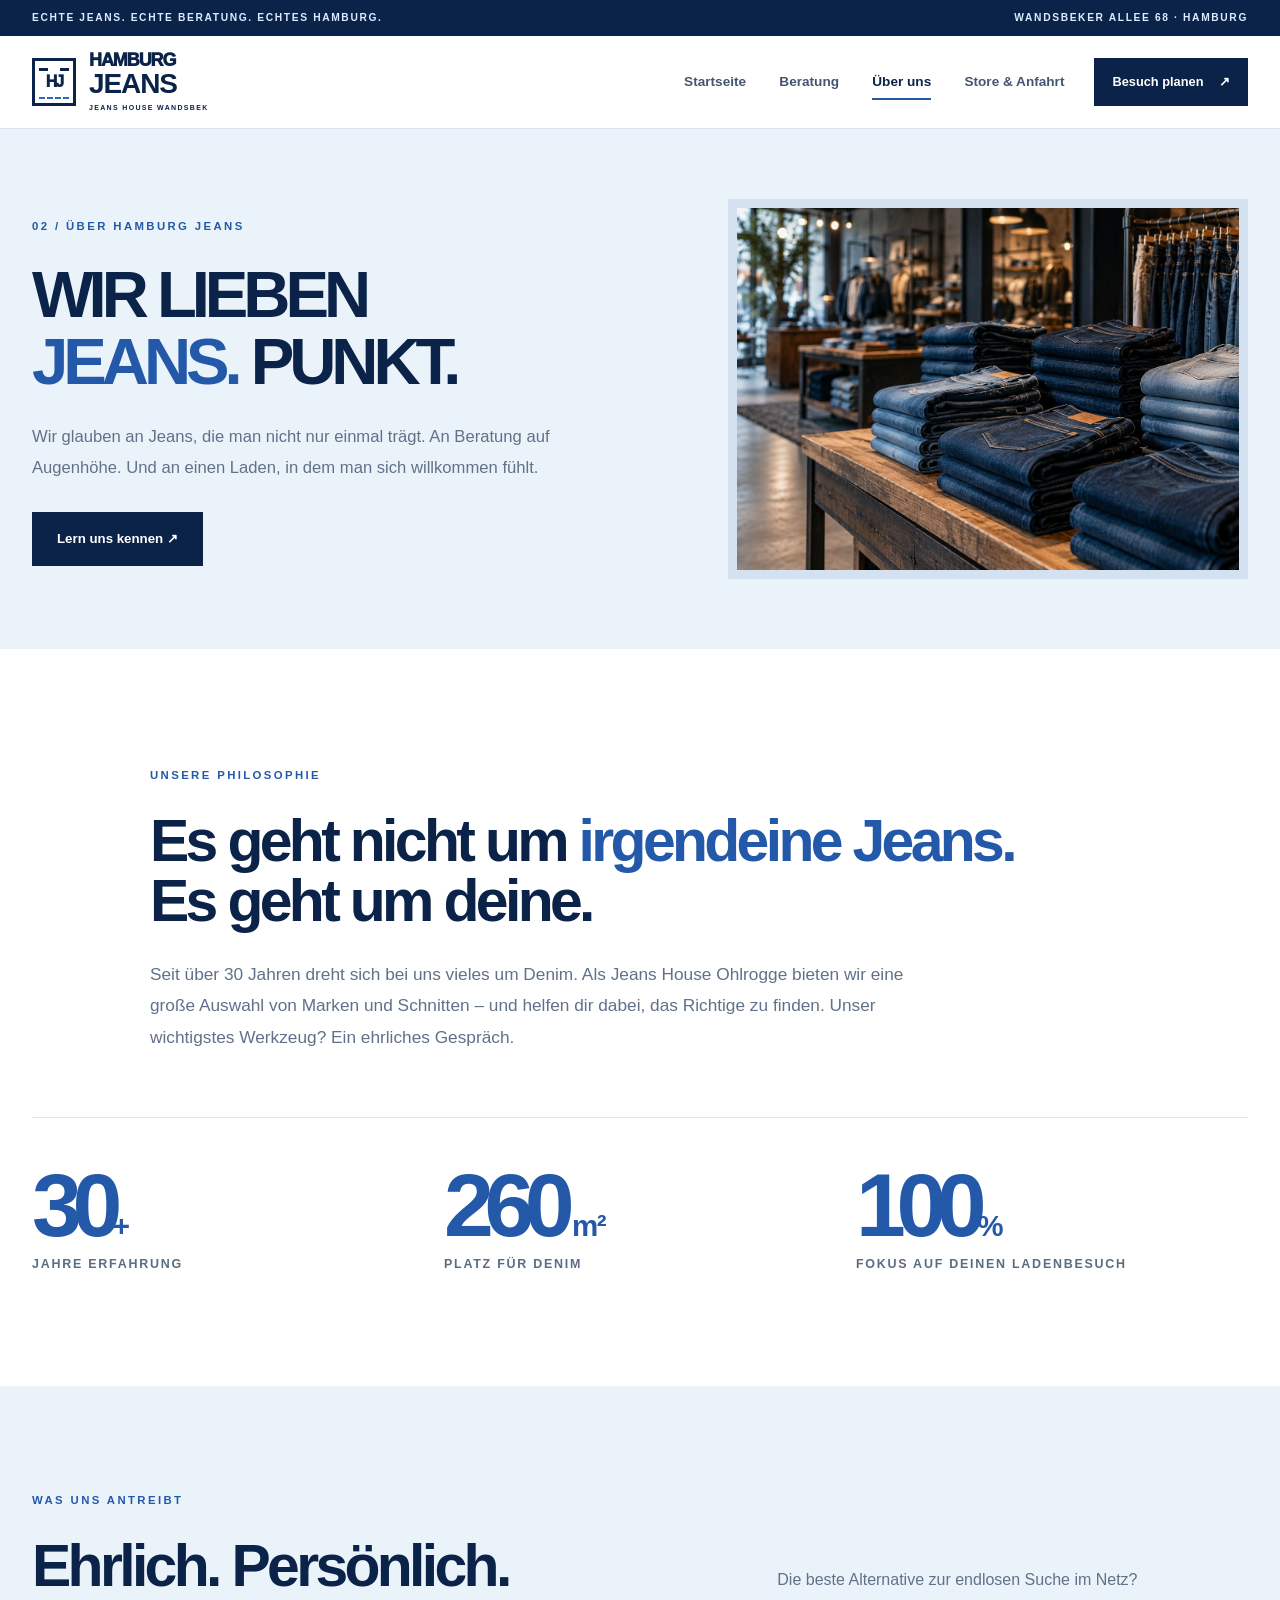
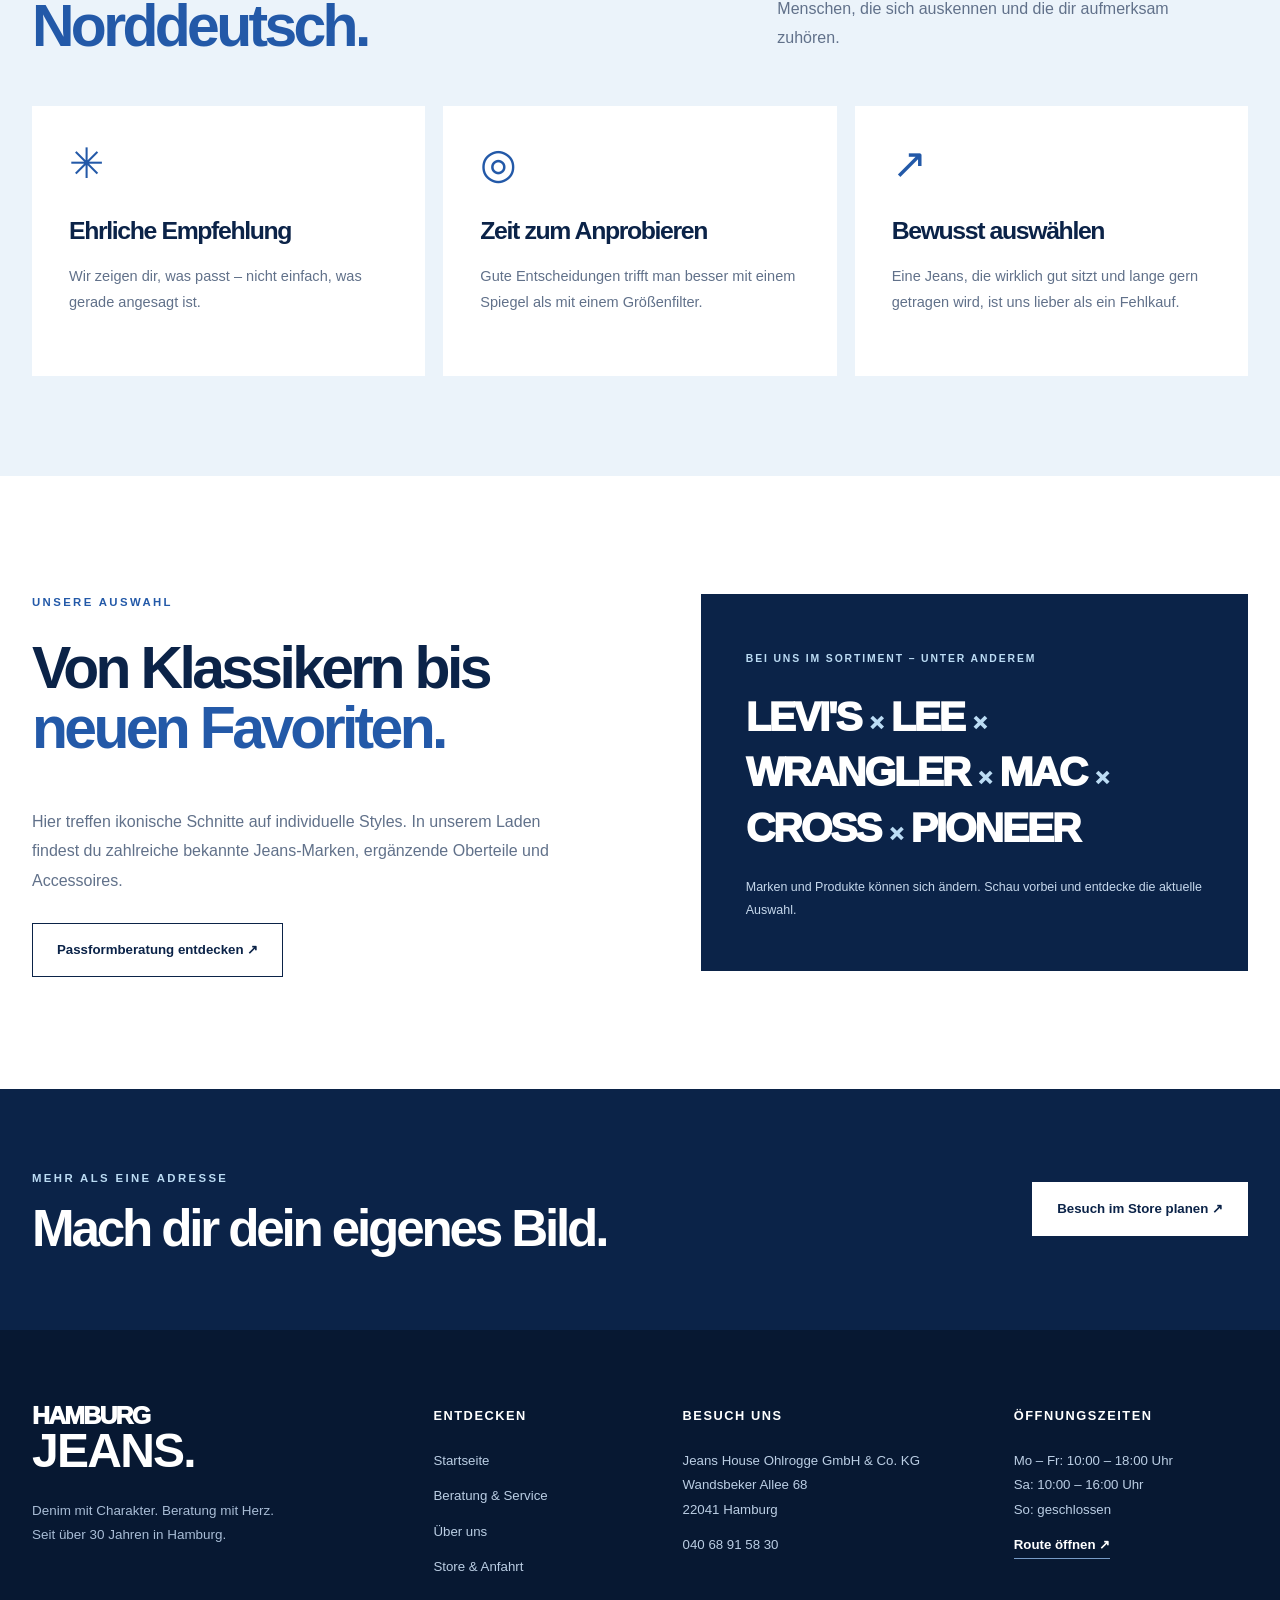
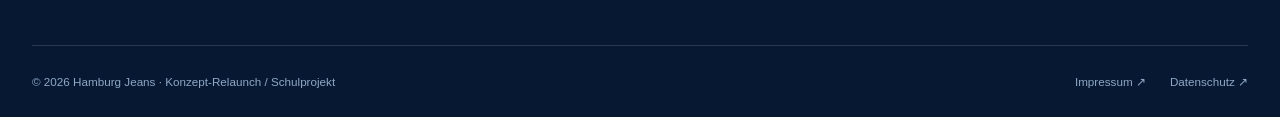
<file: ueber-uns.html>
<!DOCTYPE html>
<html lang="de">
<head>
  <meta charset="UTF-8">
  <meta name="viewport" content="width=device-width, initial-scale=1.0">
  <meta name="theme-color" content="#0b2348">
  <meta name="description" content="Über 30 Jahre Jeans-Erfahrung, 260 m² Auswahl und persönliche Beratung: Lerne das Jeans House in Hamburg-Wandsbek kennen.">
  <title>Über uns | Hamburg Jeans</title>
  <link rel="stylesheet" href="style.css">
</head>
<body>
  <a class="skip-link" href="#inhalt">Zum Inhalt springen</a>
  <div class="announcement"><div class="container announcement-inner"><span>ECHTE JEANS. ECHTE BERATUNG. ECHTES HAMBURG.</span><span>Wandsbeker Allee 68 · Hamburg</span></div></div>
  <header class="site-header">
    <div class="container header-inner">
      <a class="logo" href="index.html" aria-label="Hamburg Jeans – zur Startseite"><span class="logo-symbol" aria-hidden="true">HJ<span class="logo-stitch"></span></span><span class="logo-words">HAMBURG <strong>JEANS</strong><small>JEANS HOUSE WANDSBEK</small></span></a>
      <nav class="desktop-nav" aria-label="Hauptnavigation">
            <a href="index.html">Startseite</a>
            <a href="beratung.html">Beratung</a>
            <a href="ueber-uns.html" class="active" aria-current="page">Über uns</a>
            <a href="store.html">Store & Anfahrt</a>
      </nav>
      <a class="header-cta" href="store.html">Besuch planen <span aria-hidden="true">↗</span></a>
      <details class="mobile-menu"><summary aria-label="Navigation öffnen">Menü <span aria-hidden="true">☰</span></summary>
        <nav aria-label="Mobile Navigation">
                <a href="index.html">Startseite</a>
                <a href="beratung.html">Beratung</a>
                <a href="ueber-uns.html" aria-current="page">Über uns</a>
                <a href="store.html">Store & Anfahrt</a>
          <a class="mobile-call" href="store.html">Jetzt vorbeikommen ↗</a>
        </nav>
      </details>
    </div>
  </header>
  <main id="inhalt">
    <section class="subhero subhero-light" aria-labelledby="ueber-title"><div class="container subhero-inner"><div><span class="eyebrow">02 / ÜBER HAMBURG JEANS</span><h1 id="ueber-title">WIR LIEBEN<br><span class="text-blue">JEANS.</span> PUNKT.</h1><p>Wir glauben an Jeans, die man nicht nur einmal trägt. An Beratung auf Augenhöhe. Und an einen Laden, in dem man sich willkommen fühlt.</p><a class="button button-primary" href="store.html">Lern uns kennen ↗</a></div><div class="subhero-photo"><img src="assets/denim-store.jpg" alt="Konzeptbild einer umfangreichen Jeans-Auswahl in einem Geschäft" loading="eager"></div></div></section>
    <section class="section" aria-labelledby="philosophie-title"><div class="container story-statement"><span class="eyebrow">UNSERE PHILOSOPHIE</span><h2 id="philosophie-title">Es geht nicht um <em>irgendeine Jeans.</em><br>Es geht um deine.</h2><p>Seit über 30 Jahren dreht sich bei uns vieles um Denim. Als Jeans House Ohlrogge bieten wir eine große Auswahl von Marken und Schnitten – und helfen dir dabei, das Richtige zu finden. Unser wichtigstes Werkzeug? Ein ehrliches Gespräch.</p></div>
    <div class="container facts-grid"><div><strong>30<span>+</span></strong><span>Jahre Erfahrung</span></div><div><strong>260<span> m²</span></strong><span>Platz für Denim</span></div><div><strong>100<span>%</span></strong><span>Fokus auf deinen Ladenbesuch</span></div></div></section>
    <section class="soft-section values" aria-labelledby="werte-title"><div class="container"><div class="section-heading"><div><span class="eyebrow">WAS UNS ANTREIBT</span><h2 id="werte-title">Ehrlich. Persönlich.<br><em>Norddeutsch.</em></h2></div><p>Die beste Alternative zur endlosen Suche im Netz? Menschen, die sich auskennen und die dir aufmerksam zuhören.</p></div><div class="values-grid"><article><span aria-hidden="true">✳</span><h3>Ehrliche Empfehlung</h3><p>Wir zeigen dir, was passt – nicht einfach, was gerade angesagt ist.</p></article><article><span aria-hidden="true">◎</span><h3>Zeit zum Anprobieren</h3><p>Gute Entscheidungen trifft man besser mit einem Spiegel als mit einem Größenfilter.</p></article><article><span aria-hidden="true">↗</span><h3>Bewusst auswählen</h3><p>Eine Jeans, die wirklich gut sitzt und lange gern getragen wird, ist uns lieber als ein Fehlkauf.</p></article></div></div></section>
    <section class="section" aria-labelledby="auswahl-title"><div class="container choices-grid"><div><span class="eyebrow">UNSERE AUSWAHL</span><h2 id="auswahl-title">Von Klassikern bis <em>neuen Favoriten.</em></h2><p>Hier treffen ikonische Schnitte auf individuelle Styles. In unserem Laden findest du zahlreiche bekannte Jeans-Marken, ergänzende Oberteile und Accessoires.</p><a class="button button-outline" href="beratung.html">Passformberatung entdecken ↗</a></div><div class="brands-box"><span>BEI UNS IM SORTIMENT – UNTER ANDEREM</span><div>LEVI'S <i>×</i> LEE <i>×</i> WRANGLER <i>×</i> MAC <i>×</i> CROSS <i>×</i> PIONEER</div><p>Marken und Produkte können sich ändern. Schau vorbei und entdecke die aktuelle Auswahl.</p></div></div></section>
    <section class="cta-band"><div class="container cta-band-inner"><div><span class="eyebrow eyebrow-light">MEHR ALS EINE ADRESSE</span><h2>Mach dir dein eigenes Bild.</h2></div><a class="button button-light" href="store.html">Besuch im Store planen ↗</a></div></section>
  </main>
  <footer class="site-footer">
    <div class="container footer-top">
      <div class="footer-brand">
        <a class="footer-logo" href="index.html">HAMBURG<br><strong>JEANS.</strong></a>
        <p>Denim mit Charakter. Beratung mit Herz.<br>Seit über 30 Jahren in Hamburg.</p>
      </div>
      <div class="footer-column"><h2>Entdecken</h2>
        <a href="index.html">Startseite</a><a href="beratung.html">Beratung & Service</a><a href="ueber-uns.html">Über uns</a><a href="store.html">Store & Anfahrt</a>
      </div>
      <div class="footer-column"><h2>Besuch uns</h2>
        <address>Jeans House Ohlrogge GmbH & Co. KG<br>Wandsbeker Allee 68<br>22041 Hamburg</address>
        <a href="tel:+494068915830">040 68 91 58 30</a>
      </div>
      <div class="footer-column"><h2>Öffnungszeiten</h2>
        <p>Mo – Fr: 10:00 – 18:00 Uhr<br>Sa: 10:00 – 16:00 Uhr<br>So: geschlossen</p>
        <a class="footer-route" href="https://www.google.com/maps/search/?api=1&amp;query=Wandsbeker+Allee+68%2C+22041+Hamburg" target="_blank" rel="noopener noreferrer">Route öffnen ↗</a>
      </div>
    </div>
    <div class="container footer-bottom"><span>© 2026 Hamburg Jeans · Konzept-Relaunch / Schulprojekt</span><div><a href="https://www.hamburg-jeans.de/impressum/" target="_blank" rel="noopener noreferrer">Impressum ↗</a><a href="https://www.hamburg-jeans.de/datenschutz/" target="_blank" rel="noopener noreferrer">Datenschutz ↗</a></div></div>
  </footer>
</body>
</html>
</file>
<file: style.css>
/* ==========================================================
   HAMBURG JEANS – Relaunch-Konzept
   Reines HTML + CSS | Keine JavaScript-Abhängigkeiten
   Farbschema: Navy, Denim-Blau, Himmelblau und Off-White
   ========================================================== */

:root {
  --navy: #0b2348;
  --navy-deep: #071832;
  --denim: #2359a8;
  --blue: #2f68c5;
  --sky: #bcdcf4;
  --ice: #ebf3fa;
  --paper: #f7f9fc;
  --white: #ffffff;
  --ink: #12233c;
  --muted: #61718a;
  --border: #dce6f0;
  --radius: 4px;
  --shadow: 0 20px 60px rgba(11, 35, 72, .10);
}

* { box-sizing: border-box; }
html { scroll-behavior: smooth; }
body { margin: 0; background: var(--white); color: var(--ink); font-family: Inter, "Segoe UI", Arial, sans-serif; line-height: 1.65; -webkit-font-smoothing: antialiased; }
img { display: block; width: 100%; height: auto; }
a { color: inherit; text-decoration: none; }
button, input, textarea { font: inherit; }
::selection { background: var(--sky); color: var(--navy); }
:focus-visible { outline: 3px solid #e59e4a; outline-offset: 4px; }
.container { width: min(1240px, calc(100% - 64px)); margin-inline: auto; }
.skip-link { position: fixed; top: -70px; left: 16px; background: white; color: var(--navy); padding: 12px 18px; z-index: 999; }
.skip-link:focus { top: 14px; }

/* NAVIGATION */
.announcement { background: var(--navy); color: #dcecff; }
.announcement-inner { min-height: 36px; display: flex; justify-content: space-between; align-items: center; gap: 16px; font-size: .64rem; font-weight: 800; letter-spacing: .16em; text-transform: uppercase; }
.site-header { background: rgba(255,255,255,.97); border-bottom: 1px solid var(--border); position: sticky; top: 0; z-index: 100; backdrop-filter: blur(15px); }
.header-inner { min-height: 92px; display: flex; align-items: center; gap: 30px; }
.logo { display: inline-flex; align-items: center; gap: 13px; flex: 0 0 auto; color: var(--navy); }
.logo-symbol { width: 44px; height: 48px; border: 3px solid var(--navy); display: grid; place-items: center; position: relative; font-weight: 950; font-size: 16px; letter-spacing: -.13em; line-height: 1; overflow: hidden; }
.logo-symbol::before, .logo-symbol::after { content: ""; position: absolute; width: 9px; height: 3px; background: var(--navy); top: 7px; }
.logo-symbol::before { left: 4px; } .logo-symbol::after { right: 4px; }
.logo-stitch { position: absolute; bottom: 4px; left: 4px; right: 4px; border-top: 2px dashed var(--blue); }
.logo-words { display: flex; flex-direction: column; font-size: 18px; font-weight: 950; line-height: .98; letter-spacing: -.06em; }
.logo-words strong { font-size: 28px; }
.logo-words small { font-size: 7px; line-height: 1.3; letter-spacing: .19em; font-weight: 850; margin-top: 6px; }
.desktop-nav { display: flex; align-items: center; gap: clamp(15px, 2.6vw, 37px); margin-left: auto; }
.desktop-nav a { font-size: .85rem; font-weight: 750; color: #445571; padding: 31px 0; position: relative; white-space: nowrap; }
.desktop-nav a::after { content:""; position:absolute; bottom:24px; left:0; right:100%; height:2px; background:var(--denim); transition:right .2s ease; }
.desktop-nav a:hover, .desktop-nav a.active { color: var(--navy); }
.desktop-nav a:hover::after, .desktop-nav a.active::after { right:0; }
.header-cta { padding: 13px 18px; background: var(--navy); color: #fff; font-size: .8rem; font-weight: 800; white-space: nowrap; transition: background .2s, transform .2s; }
.header-cta span { padding-left: 12px; }
.header-cta:hover { background: var(--blue); transform: translateY(-2px); }
.mobile-menu { display: none; }

/* TYPOGRAPHY & BUTTONS */
h1, h2, h3, p { margin-top: 0; }
h1, h2, h3 { color: var(--navy); }
h1, h2 { letter-spacing: -.062em; font-weight: 900; line-height: 1.02; }
h2 { font-size: clamp(2.75rem, 4.6vw, 4.8rem); }
h2 em { color: var(--denim); font-style: normal; }
p { font-size: 1rem; line-height: 1.82; }
.eyebrow { display: inline-flex; align-items: center; gap: 12px; color: var(--denim); text-transform: uppercase; letter-spacing: .21em; font-size: .71rem; line-height: 1.4; font-weight: 850; margin-bottom: 27px; }
.eyebrow-line { display: inline-block; width: 28px; height: 2px; background: currentColor; }
.eyebrow-light { color: var(--sky); }
.button-group { display: flex; flex-wrap: wrap; align-items: center; gap: 13px; }
.button { display: inline-flex; align-items: center; justify-content: center; gap: 24px; min-height: 54px; padding: 14px 24px; font-size: .83rem; font-weight: 800; line-height: 1.35; transition: background .2s, color .2s, transform .2s, border-color .2s; }
.button:hover { transform: translateY(-3px); }
.button-primary { background: var(--navy); color: #fff; border: 1px solid var(--navy); }
.button-primary:hover { background: var(--denim); border-color: var(--denim); }
.button-text { color: var(--navy); background: transparent; border: 1px solid transparent; padding-inline: 12px; }
.button-text:hover { color: var(--denim); }
.button-outline { border: 1px solid var(--navy); color: var(--navy); background: transparent; }
.button-outline:hover { background: var(--navy); color: var(--white); }
.button-light { background: var(--white); color: var(--navy); border: 1px solid var(--white); }
.button-light:hover { background: var(--sky); border-color: var(--sky); }
.button-ghost { color: var(--white); border: 1px solid rgba(255,255,255,.46); }
.button-ghost:hover { background: rgba(255,255,255,.12); }
.text-link { display: inline-flex; align-items: center; gap: 15px; font-weight: 850; color: var(--navy); border-bottom: 1px solid currentColor; padding-bottom: 5px; font-size: .88rem; }
.text-link:hover { color: var(--blue); }

/* HOMEPAGE HERO */
.home-hero { background: linear-gradient(112deg, #f3f7fc 0%, #e4eff9 100%); position: relative; overflow: hidden; }
.home-hero::before { content:""; position:absolute; width:540px; height:540px; border-radius:50%; border: 1px solid rgba(47,104,197,.09); left:-250px; top:-220px; box-shadow: 0 0 0 75px rgba(47,104,197,.025), 0 0 0 150px rgba(47,104,197,.025); }
.hero-grid { display: grid; grid-template-columns: 1.06fr .94fr; align-items: center; gap: 45px; min-height: 648px; padding-top: 36px; padding-bottom: 46px; }
.hero-content { position: relative; z-index: 2; padding: 25px 0; }
.home-hero h1 { font-size: clamp(3.25rem, 5.15vw, 5.65rem); margin: 0 0 26px; letter-spacing: -.083em; white-space: nowrap; }
.text-outline { color: transparent; -webkit-text-stroke: 1.5px var(--denim); }
.hero-intro { max-width: 525px; font-size: 1.07rem; color: #43546d; margin-bottom: 30px; line-height: 1.86; }
.hero-proof { display: flex; gap: 13px; align-items: center; margin-top: 46px; font-size: .77rem; color: #516582; font-weight: 650; }
.proof-stars { color: var(--blue); font-size: 1rem; letter-spacing: .05em; flex: 0 0 auto; }
.hero-visual { height: 560px; position: relative; background: var(--navy); box-shadow: var(--shadow); }
.hero-visual::after { content:""; position: absolute; inset: 0; pointer-events: none; background: linear-gradient(0deg, rgba(7,24,50,.5), transparent 48%); }
.hero-visual > img { height: 100%; object-fit: cover; object-position: 61% center; }
.hero-badge { width: 148px; height: 153px; display: flex; flex-direction: column; align-items: center; justify-content: center; position: absolute; top: 31px; left: -35px; z-index: 2; background: var(--denim); color:#fff; text-align:center; box-shadow: 9px 11px 0 rgba(8,38,84,.24); transform: rotate(-5deg); }
.hero-badge span { font-size: .60rem; letter-spacing: .13em; line-height: 1.4; font-weight: 850; }
.hero-badge strong { font-size: 4.1rem; line-height: 1.03; letter-spacing: -.09em; }
.photo-tag { color:#fff; z-index:2; position: absolute; left:29px; bottom:28px; right:29px; display:flex; justify-content:space-between; gap:14px; align-items:center; font-size: .67rem; letter-spacing: .14em; font-weight: 800; }
.photo-tag span { font-size: 1.35rem; }
.hero-index { position: absolute; right: max(32px, calc((100% - 1240px)/2)); bottom: 10px; display: flex; gap: 30px; font-size: .65rem; font-weight: 800; letter-spacing: .12em; color: var(--denim); }
.ticker { background:var(--navy); color:#fff; }
.ticker-inner { min-height: 75px; display:flex; align-items:center; justify-content:space-between; gap:14px; font-size: .79rem; font-weight: 850; letter-spacing: .16em; }
.ticker-inner span:nth-child(even) { color: var(--sky); font-size: 1.2rem; }

/* GENERAL SECTIONS */
.section { padding: 112px 0; }
.section-heading { display: grid; grid-template-columns: 1.1fr .75fr; gap: 55px; align-items: end; margin-bottom: 50px; }
.section-heading h2 { margin-bottom: 0; }
.section-heading > p { color: var(--muted); max-width: 410px; margin-bottom: 4px; }
.feature-grid { display:grid; grid-template-columns: repeat(3,1fr); gap:16px; }
.feature-card { min-height: 350px; padding: 31px; background: var(--ice); display:flex; flex-direction:column; align-items:flex-start; border: 1px solid transparent; }
.feature-card-blue { background: var(--navy); color:#fff; }
.feature-num { color: var(--denim); font-size: .65rem; font-weight: 850; letter-spacing: .15em; }
.feature-card-blue .feature-num { color: var(--sky); }
.feature-icon { font-size: 3.05rem; line-height: 1; margin: 20px 0 19px; color: var(--denim); font-weight:300; }
.feature-card-blue .feature-icon { color: var(--sky); }
.feature-card h3 { font-size: 1.75rem; letter-spacing:-.05em; margin-bottom: 10px; }
.feature-card-blue h3 { color:#fff; }
.feature-card p { color:#5b6d88; font-size: .89rem; line-height:1.75; margin-bottom:24px; }
.feature-card-blue p { color:#c8d8ec; }
.feature-card .text-link { margin-top:auto; }
.feature-card-blue .text-link { color:#fff; }
.section-story { padding-top: 24px; }
.story-grid { display:grid; grid-template-columns: 1fr .92fr; gap: 9%; align-items:center; }
.story-image { height: 585px; position:relative; background:#9abbd7; }
.story-image img { height:100%; object-fit:cover; object-position:center; }
.story-image::after { content:""; position:absolute; inset:0; background:linear-gradient(to top,rgba(7,24,50,.45),transparent 58%); }
.image-vertical { position:absolute; z-index:1; bottom:22px; left:25px; color:#fff; font-size:.7rem; font-weight:900; letter-spacing:.16em; }
.story-copy h2 { max-width:560px; margin-bottom:25px; }
.story-copy p { color:var(--muted); max-width:540px; margin-bottom:15px; }
.check-list { padding:0; list-style:none; display:grid; gap:13px; margin:26px 0 32px; font-size:.88rem; font-weight:750; }
.check-list li { display:flex; align-items:baseline; gap:13px; }
.check-list li::before { content:"✓"; color:var(--denim); font-weight:900; }
.brand-section { background:var(--ice); padding:85px 0; }
.brand-inner { display:grid; grid-template-columns: .8fr 1.2fr; gap:10%; align-items:center; }
.brand-inner h2 { margin-bottom:0; }
.brand-inner p { color:#556982; }
.brand-list { display:flex; flex-wrap:wrap; gap:12px; margin:20px 0; }
.brand-list span { padding:10px 15px; background:#fff; border:1px solid #d7e4f2; font-weight:900; color:var(--navy); font-size:1rem; letter-spacing:-.04em; }
.brand-inner small { color:var(--muted); }
.visit-section { background: var(--navy); color: #fff; padding:95px 0; overflow:hidden; }
.visit-grid { display:grid; grid-template-columns: 1fr .55fr; gap:70px; align-items:center; }
.visit-grid h2 { color:#fff; max-width:770px; margin-bottom:24px; }
.visit-grid h2 em { color:var(--sky); }
.visit-grid p { color:#bfd3ea; margin-bottom:28px; }
.visit-art { height:260px; border:1px solid rgba(255,255,255,.2); position:relative; display:flex; justify-content:center; align-items:center; transform:rotate(6deg); background:linear-gradient(135deg,rgba(47,104,197,.44),rgba(255,255,255,.02)); box-shadow: 20px 18px 0 rgba(188,220,244,.08); }
.visit-art span:first-child { font-weight:1000; font-size:9rem; letter-spacing:-.13em; color:rgba(188,220,244,.28); line-height:1; }
.visit-art span:nth-child(2) { position:absolute; top:25px; right:25px; font-size:.72rem; letter-spacing:.25em; }
.visit-art span:last-child { position:absolute; bottom:25px; left:25px; font-size:1rem; font-weight:900; letter-spacing:.14em; line-height:1.12; }

/* SUBPAGE HEROES */
.subhero { background:var(--navy); overflow:hidden; }
.subhero-inner { display:grid; grid-template-columns: 1fr .85fr; align-items:center; gap: 7%; min-height:510px; padding-block: 70px; }
.subhero h1 { color:#fff; font-size:clamp(3rem,5.1vw,5.3rem); letter-spacing:-.077em; margin-bottom:27px; }
.subhero p { color:#cadaeb; max-width:540px; font-size:1.04rem; margin-bottom:29px; }
.subhero-photo { height:380px; min-width:0; position:relative; border:9px solid rgba(255,255,255,.10); }
.subhero-photo img { height:100%; object-fit:cover; }
.text-lightblue { color:var(--sky); }
.subhero-light { background:var(--ice); }
.subhero-light h1 { color:var(--navy); }
.subhero-light p { color:var(--muted); }
.text-blue { color:var(--denim); }
.subhero-light .subhero-photo { border-color:rgba(35,89,168,.12); }
.store-hero .subhero-photo img { object-position:75% center; }

/* BERATUNG */
.steps-grid { display:grid; grid-template-columns:repeat(3,1fr); gap:20px; counter-reset:none; }
.step { border-top:3px solid var(--navy); padding:30px 20px 25px 0; }
.step > span { color:var(--denim); font-weight:900; font-size:3.3rem; letter-spacing:-.1em; line-height:1; }
.step h3 { font-size:1.6rem; letter-spacing:-.06em; margin:27px 0 14px; }
.step p { color:var(--muted); font-size:.94rem; }
.soft-section { background: var(--ice); padding:100px 0; }
.split-panel { display:grid; grid-template-columns:.9fr 1.1fr; align-items:center; gap:9%; }
.sizes-panel { background:var(--denim); color:#fff; padding:42px; min-height:410px; display:flex; flex-direction:column; justify-content:space-between; overflow:hidden; position:relative; }
.sizes-panel .overline { font-size:.67rem; letter-spacing:.17em; font-weight:850; color:#d1e6ff; }
.sizes-panel > strong { font-weight:900; font-size:clamp(8rem,17vw,15rem); letter-spacing:-.14em; line-height:.83; }
.sizes-panel > strong span { font-size:.35em; vertical-align:top; padding-top:18px; display:inline-block; }
.sizes-panel p { max-width:350px; font-size:.87rem; margin:20px 0 0; color:#e2efff; position:relative; z-index:1; }
.ruler { position:absolute; width:350px; height:350px; right:-240px; top:35px; border:1px dashed rgba(255,255,255,.35); border-radius:50%; box-shadow:0 0 0 44px rgba(255,255,255,.04),0 0 0 88px rgba(255,255,255,.035); }
.split-copy h2 { margin-bottom:26px; }
.split-copy p { color:var(--muted); margin-bottom:26px; }
.faq-grid { display:grid; grid-template-columns:.8fr 1.2fr; gap:11%; }
.faq-grid p { color:var(--muted); }
.faq-list { border-top:1px solid var(--border); }
.faq-list details { border-bottom:1px solid var(--border); }
.faq-list summary { font-weight:800; cursor:pointer; padding:22px 6px 22px 0; display:flex; justify-content:space-between; gap:20px; list-style:none; color:var(--navy); }
.faq-list summary::-webkit-details-marker { display:none; }
.faq-list summary span { color:var(--blue); font-size:1.5rem; line-height:.9; }
.faq-list details[open] summary span { transform:rotate(45deg); }
.faq-list details p { color:var(--muted); max-width:600px; font-size:.93rem; margin-bottom:23px; }

/* UEBER UNS */
.story-statement { max-width:980px; }
.story-statement h2 { margin-bottom:28px; }
.story-statement p { color:var(--muted); font-size:1.08rem; max-width:780px; }
.facts-grid { display:grid; grid-template-columns:repeat(3,1fr); gap:20px; margin-top:64px; padding-top:43px; border-top:1px solid var(--border); }
.facts-grid > div { display:flex; flex-direction:column; gap:3px; }
.facts-grid strong { color:var(--denim); font-size:clamp(3.8rem,7vw,7rem); line-height:1; letter-spacing:-.105em; }
.facts-grid strong span { font-size:.33em; letter-spacing:-.05em; }
.facts-grid > div > span { font-size:.78rem; letter-spacing:.14em; text-transform:uppercase; font-weight:850; color:#5a6d83; }
.values-grid { display:grid; grid-template-columns:repeat(3,1fr); gap:18px; }
.values-grid article { background:#fff; padding:37px; min-height:270px; }
.values-grid article > span { font-size:2.6rem; line-height:1; color:var(--denim); }
.values-grid h3 { font-size:1.55rem; letter-spacing:-.055em; margin:24px 0 11px; }
.values-grid p { color:var(--muted); font-size:.91rem; margin:0; }
.choices-grid { display:grid; grid-template-columns:1fr 1fr; gap:10%; align-items:center; }
.choices-grid p { color:var(--muted); }
.choices-grid .button { margin-top:12px; }
.brands-box { background:var(--navy); padding:50px 45px; color:#fff; }
.brands-box > span { font-size:.65rem; letter-spacing:.18em; font-weight:850; color:var(--sky); }
.brands-box > div { font-size:clamp(1.8rem,3.2vw,3.3rem); font-weight:950; line-height:1.35; letter-spacing:-.055em; margin:20px 0; }
.brands-box i { font-style:normal; font-size:.6em; color:var(--sky); }
.brands-box p { font-size:.78rem; color:#c6d8ec; margin:0; }

/* STORE */
.store-card-grid { display:grid; grid-template-columns:repeat(3,1fr); gap:16px; }
.store-info-card { padding:35px 30px; background:var(--ice); min-height:360px; display:flex; flex-direction:column; align-items:flex-start; }
.card-label { font-size:.66rem; color:var(--denim); letter-spacing:.17em; font-weight:850; }
.store-info-card h3 { font-size:1.8rem; line-height:1.16; letter-spacing:-.055em; margin:27px 0 22px; }
.store-info-card address { font-style:normal; line-height:1.85; font-size:.92rem; margin-bottom:25px; }
.store-info-card .text-link { margin-top:auto; }
.store-hours { background:var(--navy); color:#fff; }
.store-hours .card-label { color:var(--sky); }
.store-hours h3 { color:#fff; }
.store-hours dl { margin:0; width:100%; }
.store-hours dl > div { display:flex; justify-content:space-between; gap:12px; padding:12px 0; border-bottom:1px solid rgba(255,255,255,.18); font-size:.82rem; }
.store-hours dt { color:#d6e7fa; }
.store-hours dd { margin:0; white-space:nowrap; font-weight:800; }
.store-hours small { color:#b8cce2; font-size:.69rem; margin-top:auto; padding-top:22px; }
.store-contact { background:#d7e8f7; }
.store-phone { font-weight:900; font-size:clamp(1.3rem,2vw,1.85rem); letter-spacing:-.055em; color:var(--denim); white-space:nowrap; }
.store-contact p { font-size:.86rem; color:#4c6683; margin:13px 0 19px; }
.store-contact .button { margin-top:auto; }
.location-section { padding-top:0; }
.location-grid { display:grid; grid-template-columns: 1.05fr .95fr; gap:9%; align-items:center; }
.location-art { background-color:#dceaf5; height:450px; position:relative; overflow:hidden; background-image:repeating-linear-gradient(0deg,transparent 0px,transparent 55px,rgba(35,89,168,.11) 56px,rgba(35,89,168,.11) 58px),repeating-linear-gradient(90deg,transparent 0px,transparent 65px,rgba(35,89,168,.1) 66px,rgba(35,89,168,.1) 68px); }
.map-river { position:absolute; background:#b6d6ec; width:210%; height:75px; left:-60%; top:40px; transform:rotate(-25deg); border:4px solid rgba(255,255,255,.6); }
.map-street { position:absolute; height:19px; background:#fff; border:1px solid #bfd3e5; width:160%; }
.map-street-one { top:64%; left:-30%; transform:rotate(32deg); }
.map-street-two { top:28%; left:-25%; transform:rotate(-28deg); }
.map-pin { position:absolute; z-index:2; left:48%; top:41%; transform:translate(-50%,-50%); width:74px; height:74px; background:var(--navy); color:#fff; display:grid; place-items:center; border:7px solid #fff; border-radius:50%; font-weight:950; letter-spacing:-.13em; box-shadow:0 10px 30px rgba(7,24,50,.2); }
.map-pin::after { content:""; position:absolute; width:0; height:0; border-left:12px solid transparent; border-right:12px solid transparent; border-top:17px solid var(--navy); bottom:-19px; }
.map-label { position:absolute; z-index:2; left:54%; top:59%; transform:translateX(-30%); text-align:center; background:#fff; padding:12px 18px; box-shadow:0 8px 30px rgba(11,35,72,.12); color:var(--navy); white-space:nowrap; font-size:.79rem; font-weight:950; letter-spacing:.08em; }
.map-label small { color:var(--muted); font-size:.58rem; letter-spacing:.1em; }
.map-caption { position:absolute; bottom:18px; left:20px; background:var(--navy); color:#fff; padding:8px 11px; font-size:.64rem; font-weight:850; letter-spacing:.14em; }
.location-copy h2 { margin-bottom:26px; }
.location-copy p { color:var(--muted); }
.location-copy .image-note { font-size:.7rem; color:#71829a; margin-top:25px; line-height:1.6; }

/* CTA + FOOTER */
.cta-band { background:var(--navy); padding:75px 0; }
.cta-band-inner { display:flex; align-items:center; justify-content:space-between; gap:35px; }
.cta-band h2 { color:#fff; font-size:clamp(2.3rem,4vw,4.3rem); max-width:730px; margin-bottom:0; }
.cta-band .eyebrow { margin-bottom:16px; }
.cta-band .button { flex:0 0 auto; }
.site-footer { background:var(--navy-deep); color:#d8e6f6; padding-top:74px; }
.footer-top { display:grid; grid-template-columns:1.5fr .85fr 1.2fr 1fr; gap:50px; padding-bottom:65px; }
.footer-logo { display:inline-block; font-size:1.55rem; line-height:.97; font-weight:950; letter-spacing:-.07em; color:#fff; }
.footer-logo strong { font-size:3rem; }
.footer-brand p { font-size:.84rem; color:#a9bdd6; line-height:1.8; margin:24px 0 0; }
.footer-column { display:flex; flex-direction:column; align-items:flex-start; gap:11px; }
.footer-column h2 { color:#fff; font-size:.8rem; letter-spacing:.12em; text-transform:uppercase; font-weight:850; margin:5px 0 16px; }
.footer-column a, .footer-column address, .footer-column p { color:#bbcee4; font-size:.83rem; line-height:1.85; }
.footer-column a:hover { color:#fff; text-decoration:underline; }
.footer-column address { font-style:normal; }
.footer-column p { margin:0; }
.footer-column .footer-route { color:#fff; font-weight:800; border-bottom:1px solid #779bc7; }
.footer-bottom { min-height:72px; border-top:1px solid rgba(255,255,255,.14); display:flex; align-items:center; justify-content:space-between; gap:25px; font-size:.73rem; color:#8fa8c6; }
.footer-bottom div { display:flex; gap:24px; }
.footer-bottom a:hover { color:#fff; }

/* RESPONSIVE BREAKPOINTS */
@media (max-width:1120px) {
  .header-inner { gap:20px; }
  .desktop-nav { gap:18px; }
  .logo-words { font-size:15px; } .logo-words strong { font-size:24px; }
  .header-cta { padding:12px 14px; }
  .home-hero h1 { font-size:clamp(3.05rem,5.2vw,4.9rem); }
  .hero-grid { gap:28px; }
  .feature-card { padding:25px; }
}
@media (max-width:900px) {
  .container { width:min(100% - 40px, 1240px); }
  .header-inner { min-height:76px; }
  .desktop-nav, .header-cta { display:none; }
  .mobile-menu { display:block; margin-left:auto; position:relative; }
  .mobile-menu summary { cursor:pointer; list-style:none; display:flex; gap:12px; align-items:center; font-weight:800; color:var(--navy); padding:12px; }
  .mobile-menu summary::-webkit-details-marker { display:none; }
  .mobile-menu summary span { font-size:1.38rem; line-height:1; }
  .mobile-menu nav { position:absolute; right:-20px; top:52px; width:min(330px,calc(100vw - 40px)); padding:14px; background:#fff; border:1px solid var(--border); box-shadow:var(--shadow); display:grid; gap:4px; }
  .mobile-menu nav a { padding:12px 14px; font-weight:750; color:var(--navy); }
  .mobile-menu nav a[aria-current="page"] { background:var(--ice); color:var(--denim); }
  .mobile-menu nav a.mobile-call { background:var(--navy); color:#fff; text-align:center; margin-top:6px; }
  .hero-grid { grid-template-columns:1fr 1fr; min-height:580px; }
  .home-hero h1 { font-size:clamp(2.7rem,5.5vw,4.3rem); }
  .hero-visual { height:465px; }
  .hero-badge { width:115px; height:120px; left:-15px; }
  .hero-badge strong { font-size:3.1rem; }
  .hero-proof { margin-top:25px; }
  .ticker-inner { font-size:.66rem; }
  .section { padding:84px 0; }
  .section-story { padding-top:0; }
  .feature-grid { gap:9px; }
  .feature-card h3 { font-size:1.4rem; }
  .story-grid { gap:6%; }
  .story-image { height:520px; }
  .subhero-inner { gap:4%; }
  .subhero h1 { font-size:clamp(2.7rem,5.2vw,4.6rem); }
  .footer-top { grid-template-columns:repeat(2,1fr); row-gap:40px; }
}
@media (max-width:680px) {
  .container { width:calc(100% - 32px); }
  .announcement-inner { justify-content:center; min-height:32px; font-size:.57rem; text-align:center; }
  .announcement-inner span:last-child { display:none; }
  .logo-symbol { width:37px; height:41px; }
  .logo-words { font-size:14px; }
  .logo-words strong { font-size:22px; }
  .home-hero h1 { font-size:clamp(2.65rem,10.1vw,5rem); white-space:normal; }
  .hero-grid { grid-template-columns:1fr; gap:12px; padding-top:42px; padding-bottom:40px; }
  .hero-content { padding:0; }
  .hero-intro { font-size:.98rem; }
  .hero-proof { margin:26px 0 20px; }
  .hero-visual { height:390px; margin-left:16px; }
  .hero-badge { top:18px; left:-16px; }
  .hero-index { display:none; }
  .ticker-inner { min-height:58px; justify-content:center; gap:9px; letter-spacing:.08em; font-size:.62rem; }
  .ticker-inner span:nth-child(n+6) { display:none; }
  .section { padding:72px 0; }
  .section-heading, .story-grid, .brand-inner, .visit-grid, .split-panel, .faq-grid, .choices-grid, .location-grid { grid-template-columns:1fr; gap:28px; }
  .section-heading { margin-bottom:30px; }
  h2 { font-size:clamp(2.55rem,9vw,4.2rem); }
  .section-heading > p { max-width:600px; }
  .feature-grid, .steps-grid, .store-card-grid { grid-template-columns:1fr; gap:12px; }
  .feature-card { min-height:270px; padding:28px; }
  .feature-icon { margin:15px 0; }
  .story-image { height:440px; }
  .brand-section, .visit-section, .soft-section { padding:70px 0; }
  .visit-art { display:none; }
  .subhero-inner { grid-template-columns:1fr; gap:35px; padding-block:60px; }
  .subhero h1 { font-size:clamp(3rem,9.3vw,5.3rem); }
  .subhero-photo { height:280px; }
  .sizes-panel { min-height:360px; }
  .faq-list { margin-top:8px; }
  .facts-grid { grid-template-columns:1fr 1fr; gap:25px; }
  .facts-grid > div:last-child { grid-column:span 2; }
  .values-grid { grid-template-columns:1fr; gap:12px; }
  .values-grid article { min-height:auto; }
  .brands-box { padding:32px; }
  .store-info-card { min-height:310px; }
  .location-art { height:340px; }
  .location-section { padding-top:0; }
  .cta-band { padding:63px 0; }
  .cta-band-inner { flex-direction:column; align-items:flex-start; }
  .cta-band .button { flex-basis:auto; }
  .footer-top { gap:35px; }
  .footer-bottom { padding:21px 0; flex-direction:column; align-items:flex-start; gap:8px; }
}
@media (max-width:440px) {
  .hero-visual { height:310px; }
  .hero-badge { width:98px; height:104px; }
  .hero-badge strong { font-size:2.65rem; }
  .hero-badge span { font-size:.52rem; }
  .photo-tag { font-size:.56rem; }
  .button { width:100%; justify-content:space-between; }
  .button-text { width:auto; }
  .ticker-inner span:nth-child(n+4) { display:none; }
  .facts-grid strong { font-size:4.2rem; }
  .store-phone { white-space:normal; }
  .map-label { left:46%; top:66%; transform:translateX(-15%); }
  .footer-top { grid-template-columns:1fr; }
}
@media (prefers-reduced-motion: reduce) {
  html { scroll-behavior:auto; }
  *, *::before, *::after { transition-duration:.01ms !important; animation-duration:.01ms !important; }
}
</file>
